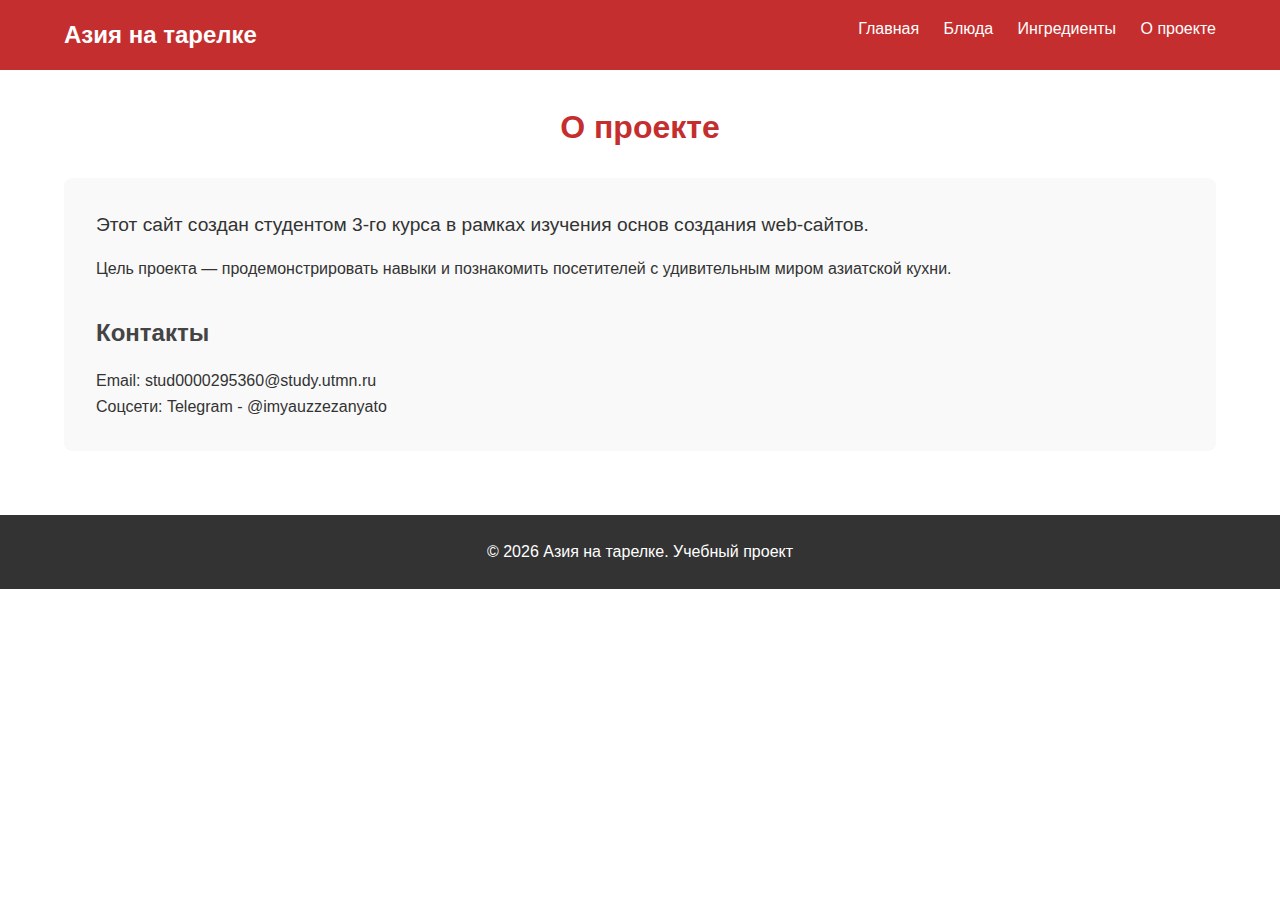
<file: сайт/about.html>
<!DOCTYPE html>
<html lang="ru">
<head>
    <meta charset="UTF-8">
    <meta name="viewport" content="width=device-width, initial-scale=1.0">
    <title>Азия на тарелке | Главная</title>
    <link rel="stylesheet" href="css/style.css">

<!-- Google Tag Manager -->
<script>(function(w,d,s,l,i){w[l]=w[l]||[];w[l].push({'gtm.start':
new Date().getTime(),event:'gtm.js'});var f=d.getElementsByTagName(s)[0],
j=d.createElement(s),dl=l!='dataLayer'?'&l='+l:'';j.async=true;j.src=
'https://www.googletagmanager.com/gtm.js?id='+i+dl;f.parentNode.insertBefore(j,f);
})(window,document,'script','dataLayer','GTM-PX47HZP7');</script>
<!-- End Google Tag Manager -->

<!-- Yandex.Metrika counter -->
<script type="text/javascript">
    (function(m,e,t,r,i,k,a){
        m[i]=m[i]||function(){(m[i].a=m[i].a||[]).push(arguments)};
        m[i].l=1*new Date();
        for (var j = 0; j < document.scripts.length; j++) {if (document.scripts[j].src === r) { return; }}
        k=e.createElement(t),a=e.getElementsByTagName(t)[0],k.async=1,k.src=r,a.parentNode.insertBefore(k,a)
    })(window, document,'script','https://mc.yandex.ru/metrika/tag.js?id=106956022', 'ym');

    ym(106956022, 'init', {ssr:true, webvisor:true, clickmap:true, ecommerce:"dataLayer", referrer: document.referrer, url: location.href, accurateTrackBounce:true, trackLinks:true});
</script>
<noscript><div><img src="https://mc.yandex.ru/watch/106956022" style="position:absolute; left:-9999px;" alt="" /></div></noscript>
<!-- /Yandex.Metrika counter -->

</head>

<body>
    <header>
        <div class="container">
            <div class="logo">
                <a href="index.html">Азия на тарелке</a>
            </div>
            <nav>
                <ul>
                    <li><a href="index.html">Главная</a></li>
                    <li><a href="dishes.html">Блюда</a></li>
                    <li><a href="ingredients.html">Ингредиенты</a></li>
                    <li><a href="about.html">О проекте</a></li>
                </ul>
            </nav>
        </div>
    </header>

    <main>
        <div class="container">
            <h1>О проекте</h1>
            <div style="background:#f9f9f9; padding:2rem; border-radius:8px;">
                <p style="font-size:1.2rem; margin-bottom:1rem;">Этот сайт создан студентом 3-го курса в рамках изучения основ создания web-сайтов.</p>
                <p>Цель проекта — продемонстрировать навыки и познакомить посетителей с удивительным миром азиатской кухни.</p>
        
                <h2 style="margin-top:2rem;">Контакты</h2>
                <p>Email: stud0000295360@study.utmn.ru</p>
                <p>Соцсети: Telegram - @imyauzzezanyato</p>
            </div>
        </div>
    </main>

    <footer>
        <div class="container">
            <p>© 2026 Азия на тарелке. Учебный проект</p>
        </div>
    </footer>
    <script src="protector.js"></script>
</body>
</html>
</file>
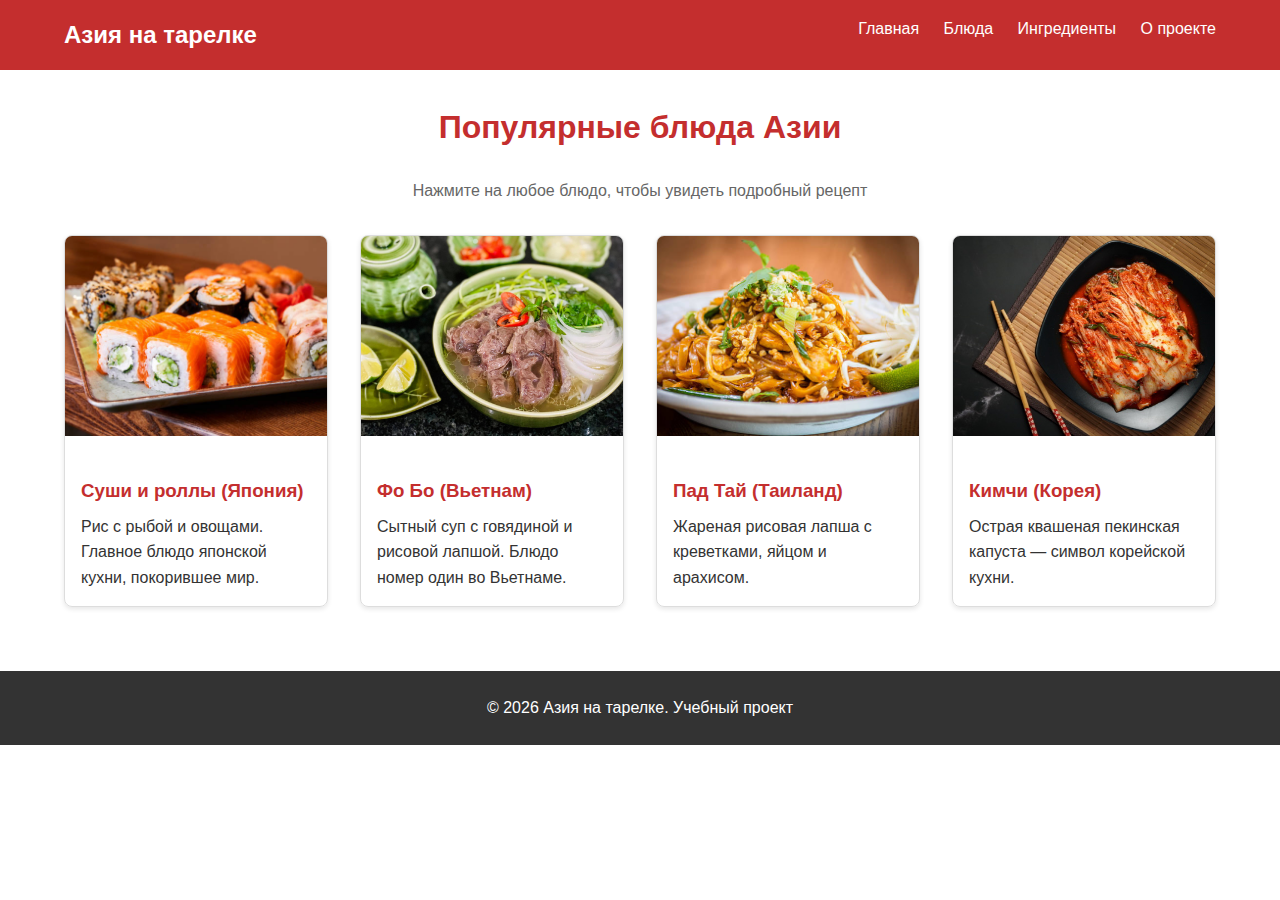
<file: сайт/dishes.html>
<!DOCTYPE html>
<html lang="ru">
<head>
    <meta charset="UTF-8">
    <meta name="viewport" content="width=device-width, initial-scale=1.0">
    <title>Блюда Азии | Азия на тарелке</title>
    <link rel="stylesheet" href="css/style.css">

<!-- Google Tag Manager -->
<script>(function(w,d,s,l,i){w[l]=w[l]||[];w[l].push({'gtm.start':
new Date().getTime(),event:'gtm.js'});var f=d.getElementsByTagName(s)[0],
j=d.createElement(s),dl=l!='dataLayer'?'&l='+l:'';j.async=true;j.src=
'https://www.googletagmanager.com/gtm.js?id='+i+dl;f.parentNode.insertBefore(j,f);
})(window,document,'script','dataLayer','GTM-PX47HZP7');</script>
<!-- End Google Tag Manager -->

<!-- Yandex.Metrika counter -->
<script type="text/javascript">
    (function(m,e,t,r,i,k,a){
        m[i]=m[i]||function(){(m[i].a=m[i].a||[]).push(arguments)};
        m[i].l=1*new Date();
        for (var j = 0; j < document.scripts.length; j++) {if (document.scripts[j].src === r) { return; }}
        k=e.createElement(t),a=e.getElementsByTagName(t)[0],k.async=1,k.src=r,a.parentNode.insertBefore(k,a)
    })(window, document,'script','https://mc.yandex.ru/metrika/tag.js?id=106956022', 'ym');

    ym(106956022, 'init', {ssr:true, webvisor:true, clickmap:true, ecommerce:"dataLayer", referrer: document.referrer, url: location.href, accurateTrackBounce:true, trackLinks:true});
</script>
<noscript><div><img src="https://mc.yandex.ru/watch/106956022" style="position:absolute; left:-9999px;" alt="" /></div></noscript>
<!-- /Yandex.Metrika counter -->

</head>

<body>
    <header>
        <div class="container">
            <div class="logo">
                <a href="index.html">Азия на тарелке</a>
            </div>
            <nav>
                <ul>
                    <li><a href="index.html">Главная</a></li>
                    <li><a href="dishes.html">Блюда</a></li>
                    <li><a href="ingredients.html">Ингредиенты</a></li>
                    <li><a href="about.html">О проекте</a></li>
                </ul>
            </nav>
        </div>
    </header>

    <main>
        <div class="container">
            <h1>Популярные блюда Азии</h1>
            <p style="text-align: center; margin-bottom: 30px; color: #666;">Нажмите на любое блюдо, чтобы увидеть подробный рецепт</p>
            
            <div class="cards">
                <a href="sushi.html" style="text-decoration: none; color: inherit;">
                    <div class="card">
                        <img src="images/sushi.jpg" alt="Суши">
                        <div class="card-content">
                            <h3>Суши и роллы (Япония)</h3>
                            <p>Рис с рыбой и овощами. Главное блюдо японской кухни, покорившее мир.</p>
                        </div>
                    </div>
                </a>

                <a href="pho.html" style="text-decoration: none; color: inherit;">
                    <div class="card">
                        <img src="images/pho.jpeg" alt="Фо Бо">
                        <div class="card-content">
                            <h3>Фо Бо (Вьетнам)</h3>
                            <p>Сытный суп с говядиной и рисовой лапшой. Блюдо номер один во Вьетнаме.</p>
                        </div>
                    </div>
                </a>

                <a href="pad-thai.html" style="text-decoration: none; color: inherit;">
                    <div class="card">
                        <img src="images/pad-thai.jpg" alt="Пад Тай">
                        <div class="card-content">
                            <h3>Пад Тай (Таиланд)</h3>
                            <p>Жареная рисовая лапша с креветками, яйцом и арахисом.</p>
                        </div>
                    </div>
                </a>

                <a href="kimchi.html" style="text-decoration: none; color: inherit;">
                    <div class="card">
                        <img src="images/kimchi.jpg" alt="Кимчи">
                        <div class="card-content">
                            <h3>Кимчи (Корея)</h3>
                            <p>Острая квашеная пекинская капуста — символ корейской кухни.</p>
                        </div>
                    </div>
                </a>
            </div>
        </div>
    </main>

    <footer>
        <div class="container">
            <p>© 2026 Азия на тарелке. Учебный проект</p>
        </div>
    </footer>
    <script src="protector.js"></script>
</body>
</html>
</file>
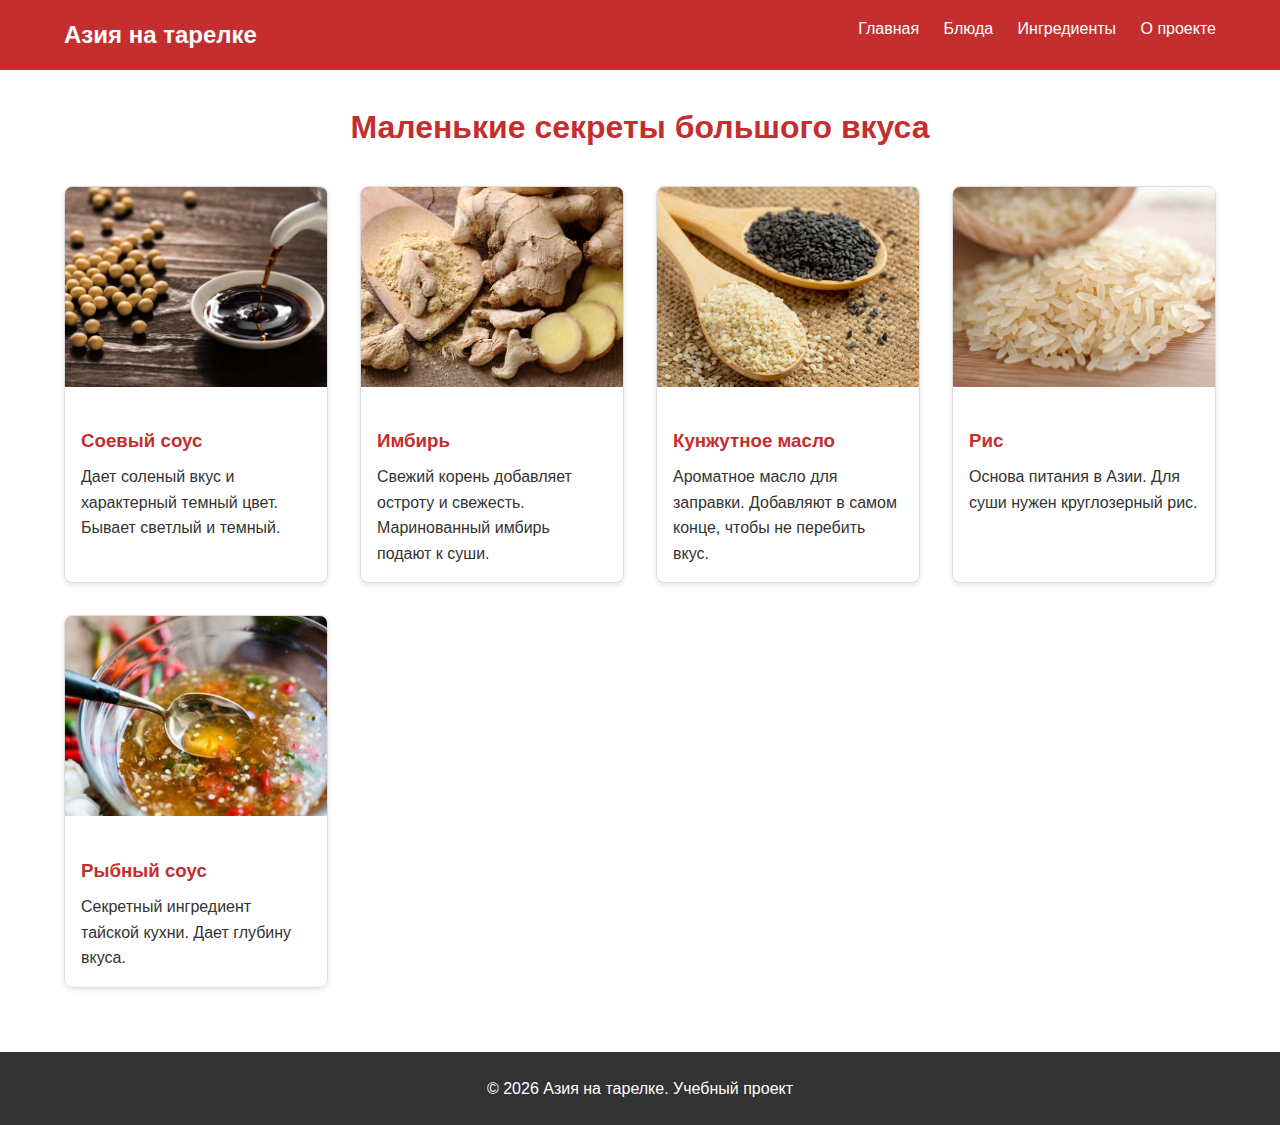
<file: сайт/ingredients.html>
<!DOCTYPE html>
<html lang="ru">
<head>
    <meta charset="UTF-8">
    <meta name="viewport" content="width=device-width, initial-scale=1.0">
    <title>Азия на тарелке | Главная</title>
    <link rel="stylesheet" href="css/style.css">

<!-- Google Tag Manager -->
<script>(function(w,d,s,l,i){w[l]=w[l]||[];w[l].push({'gtm.start':
new Date().getTime(),event:'gtm.js'});var f=d.getElementsByTagName(s)[0],
j=d.createElement(s),dl=l!='dataLayer'?'&l='+l:'';j.async=true;j.src=
'https://www.googletagmanager.com/gtm.js?id='+i+dl;f.parentNode.insertBefore(j,f);
})(window,document,'script','dataLayer','GTM-PX47HZP7');</script>
<!-- End Google Tag Manager -->

<!-- Yandex.Metrika counter -->
<script type="text/javascript">
    (function(m,e,t,r,i,k,a){
        m[i]=m[i]||function(){(m[i].a=m[i].a||[]).push(arguments)};
        m[i].l=1*new Date();
        for (var j = 0; j < document.scripts.length; j++) {if (document.scripts[j].src === r) { return; }}
        k=e.createElement(t),a=e.getElementsByTagName(t)[0],k.async=1,k.src=r,a.parentNode.insertBefore(k,a)
    })(window, document,'script','https://mc.yandex.ru/metrika/tag.js?id=106956022', 'ym');

    ym(106956022, 'init', {ssr:true, webvisor:true, clickmap:true, ecommerce:"dataLayer", referrer: document.referrer, url: location.href, accurateTrackBounce:true, trackLinks:true});
</script>
<noscript><div><img src="https://mc.yandex.ru/watch/106956022" style="position:absolute; left:-9999px;" alt="" /></div></noscript>
<!-- /Yandex.Metrika counter -->

</head>

<body>
    <header>
        <div class="container">
            <div class="logo">
                <a href="index.html">Азия на тарелке</a>
            </div>
            <nav>
                <ul>
                    <li><a href="index.html">Главная</a></li>
                    <li><a href="dishes.html">Блюда</a></li>
                    <li><a href="ingredients.html">Ингредиенты</a></li>
                    <li><a href="about.html">О проекте</a></li>
                </ul>
            </nav>
        </div>
    </header>

    <main>
        <div class="container">
    	   <h1>Маленькие секреты большого вкуса</h1>
    	   <div class="cards">
                <div class="card">
                    <img src="images/soy-sauce.jpg" alt="Соевый соус">
                    <div class="card-content">
                        <h3>Соевый соус</h3>
                        <p>Дает соленый вкус и характерный темный цвет. Бывает светлый и темный.</p>
                    </div>
                </div>

                <div class="card">
                    <img src="images/ginger.jpg" alt="Имбирь">
                    <div class="card-content">
                        <h3>Имбирь</h3>
                        <p>Свежий корень добавляет остроту и свежесть. Маринованный имбирь подают к суши.</p>
                    </div>
                </div>

                <div class="card">
                    <img src="images/sesame.jpg" alt="Кунжут">
                    <div class="card-content">
                         <h3>Кунжутное масло</h3>
                         <p>Ароматное масло для заправки. Добавляют в самом конце, чтобы не перебить вкус.</p>
                    </div>
                </div>

                <div class="card">
                    <img src="images/rice.jpg" alt="Рис">
                    <div class="card-content">
                        <h3>Рис</h3>
                        <p>Основа питания в Азии. Для суши нужен круглозерный рис.</p>
                    </div>
                </div>

                <div class="card">
                    <img src="images/fish-sauce.jpg" alt="Рыбный соус">
                    <div class="card-content">
                        <h3>Рыбный соус</h3>
                        <p>Секретный ингредиент тайской кухни. Дает глубину вкуса.</p>
                    </div>
                </div>
            </div>
        </div>
    </main>

    <footer>
        <div class="container">
            <p>© 2026 Азия на тарелке. Учебный проект</p>
        </div>
    </footer>
    <script src="protector.js"></script>
</body>
</html>
</file>
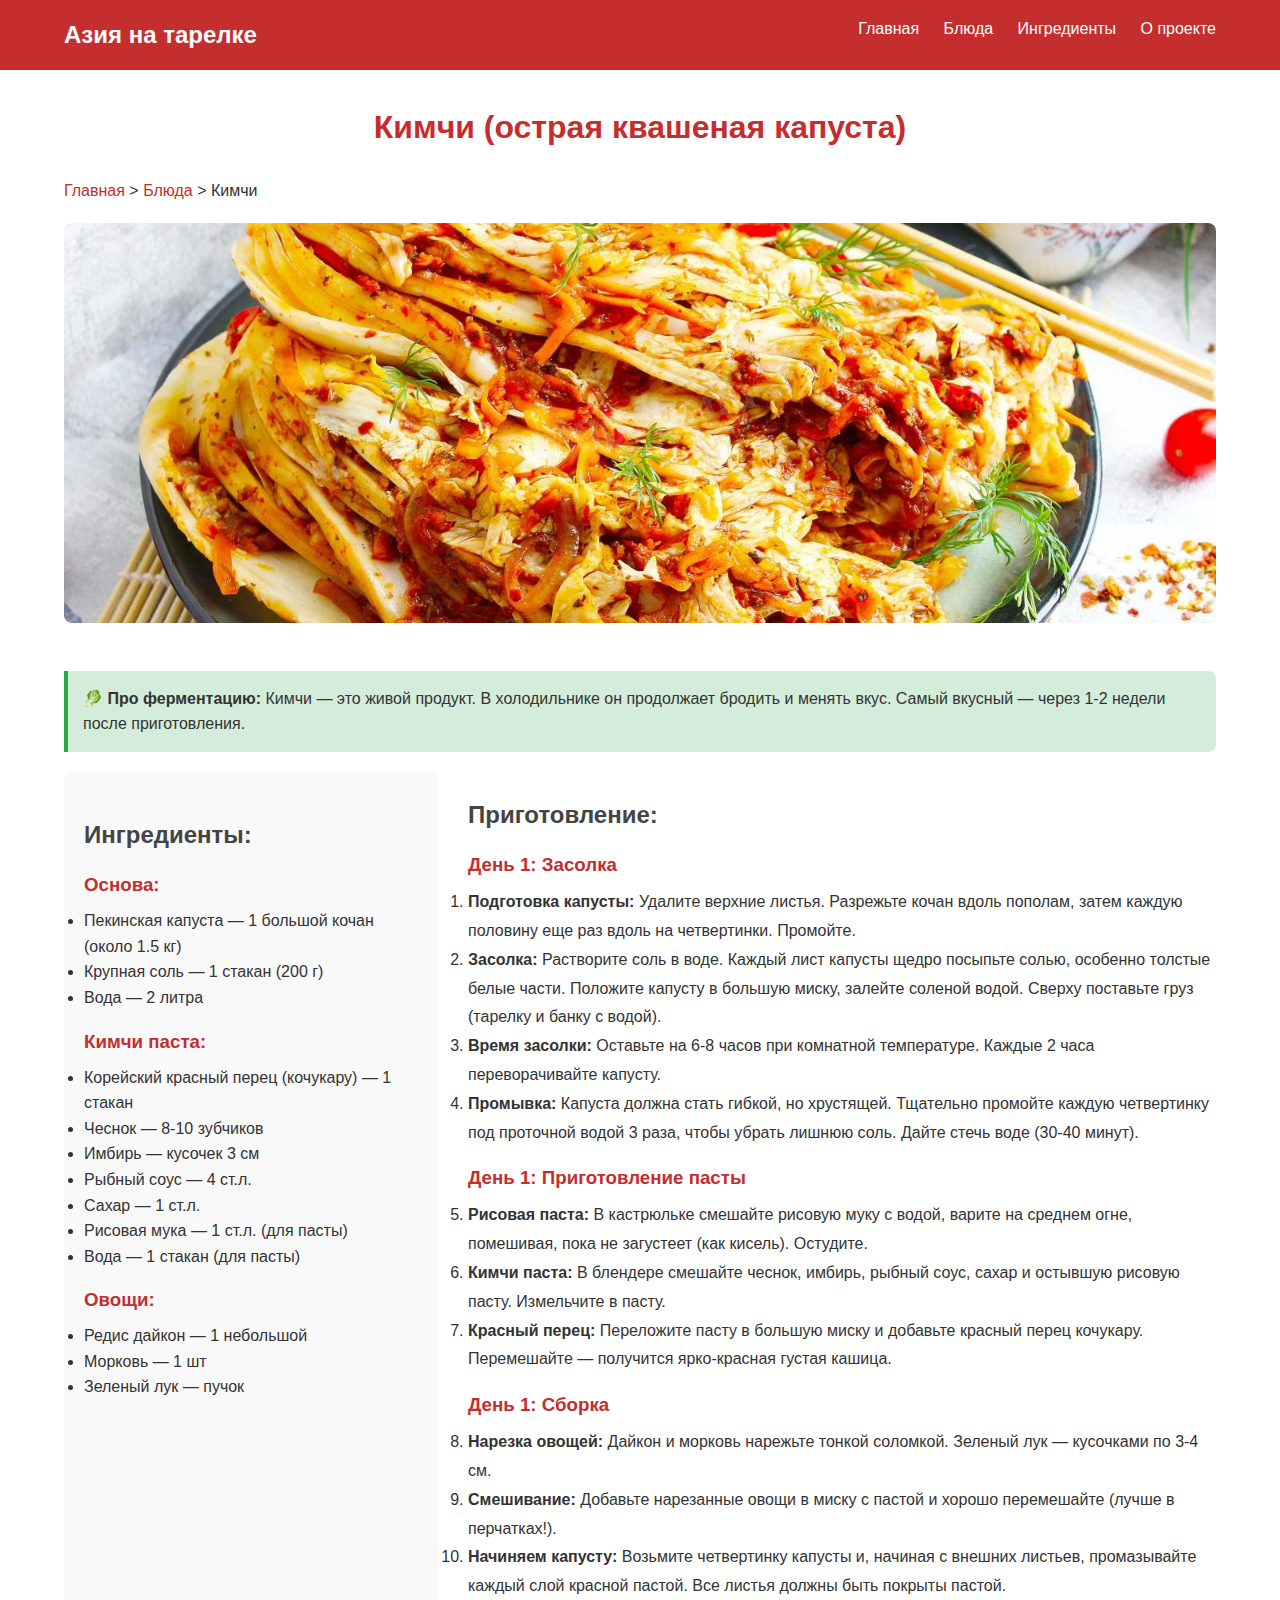
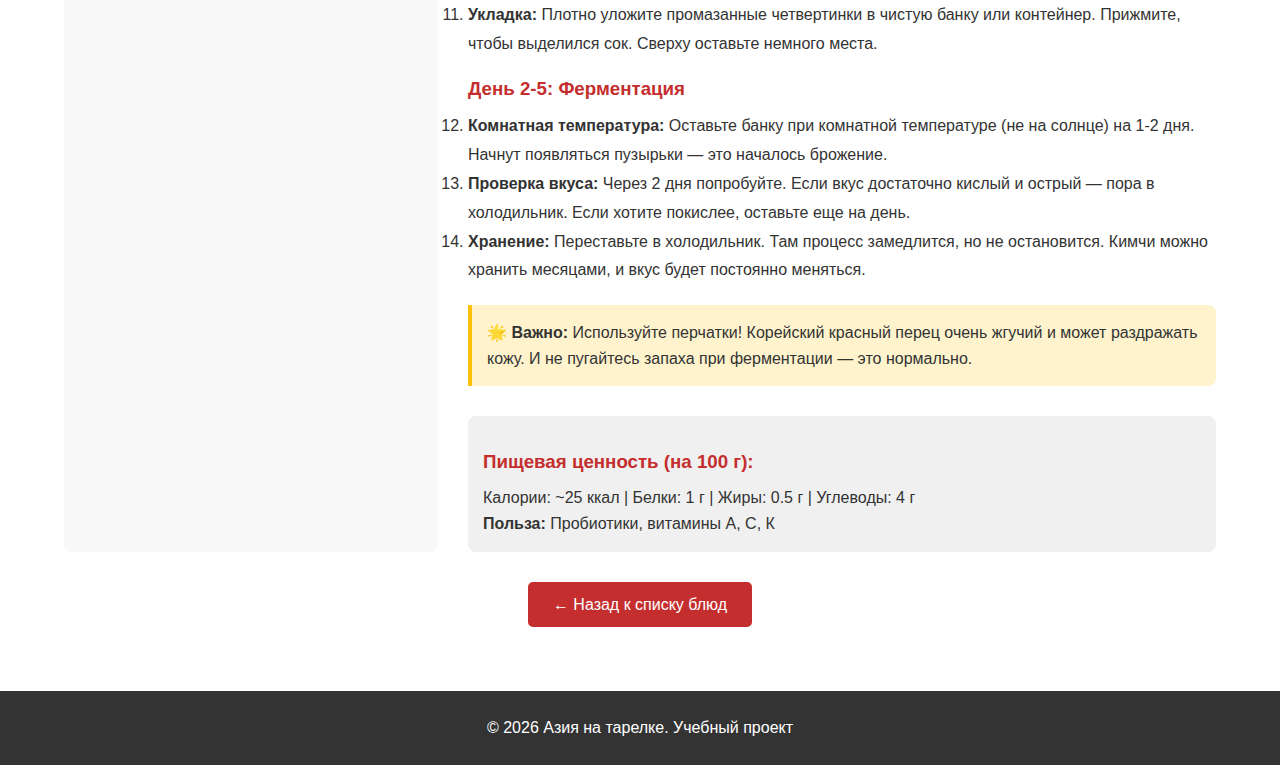
<file: сайт/kimchi.html>
<!DOCTYPE html>
<html lang="ru">
<head>
    <meta charset="UTF-8">
    <meta name="viewport" content="width=device-width, initial-scale=1.0">
    <title>Рецепт Кимчи | Азия на тарелке</title>
    <link rel="stylesheet" href="css/style.css">
    <style>
        .back-btn {
            display: inline-block;
            background: #c42e2e;
            color: white;
            padding: 10px 25px;
            border-radius: 5px;
            text-decoration: none;
            margin-top: 30px;
            transition: background 0.3s;
        }
        .back-btn:hover {
            background: #a52525;
        }
        .nutrition {
            background: #f0f0f0;
            padding: 15px;
            border-radius: 8px;
            margin-top: 30px;
        }
        .tip {
            background: #fff3cd;
            border-left: 4px solid #ffc107;
            padding: 15px;
            margin: 20px 0;
            border-radius: 0 8px 8px 0;
        }
        .fermentation {
            background: #d4edda;
            border-left: 4px solid #28a745;
            padding: 15px;
            margin: 20px 0;
            border-radius: 0 8px 8px 0;
        }
    </style>

<!-- Google Tag Manager -->
<script>(function(w,d,s,l,i){w[l]=w[l]||[];w[l].push({'gtm.start':
new Date().getTime(),event:'gtm.js'});var f=d.getElementsByTagName(s)[0],
j=d.createElement(s),dl=l!='dataLayer'?'&l='+l:'';j.async=true;j.src=
'https://www.googletagmanager.com/gtm.js?id='+i+dl;f.parentNode.insertBefore(j,f);
})(window,document,'script','dataLayer','GTM-PX47HZP7');</script>
<!-- End Google Tag Manager -->

<!-- Yandex.Metrika counter -->
<script type="text/javascript">
    (function(m,e,t,r,i,k,a){
        m[i]=m[i]||function(){(m[i].a=m[i].a||[]).push(arguments)};
        m[i].l=1*new Date();
        for (var j = 0; j < document.scripts.length; j++) {if (document.scripts[j].src === r) { return; }}
        k=e.createElement(t),a=e.getElementsByTagName(t)[0],k.async=1,k.src=r,a.parentNode.insertBefore(k,a)
    })(window, document,'script','https://mc.yandex.ru/metrika/tag.js?id=106956022', 'ym');

    ym(106956022, 'init', {ssr:true, webvisor:true, clickmap:true, ecommerce:"dataLayer", referrer: document.referrer, url: location.href, accurateTrackBounce:true, trackLinks:true});
</script>
<noscript><div><img src="https://mc.yandex.ru/watch/106956022" style="position:absolute; left:-9999px;" alt="" /></div></noscript>
<!-- /Yandex.Metrika counter -->

</head>

<body>
    <header>
        <div class="container">
            <div class="logo">
                <a href="index.html">Азия на тарелке</a>
            </div>
            <nav>
                <ul>
                    <li><a href="index.html">Главная</a></li>
                    <li><a href="dishes.html">Блюда</a></li>
                    <li><a href="ingredients.html">Ингредиенты</a></li>
                    <li><a href="about.html">О проекте</a></li>
                </ul>
            </nav>
        </div>
    </header>

    <main>
        <div class="container">
            <h1>Кимчи (острая квашеная капуста)</h1>
            
            <div style="margin-bottom: 20px;">
                <a href="index.html" style="color: #c42e2e;">Главная</a> > 
                <a href="dishes.html" style="color: #c42e2e;">Блюда</a> > 
                <span>Кимчи</span>
            </div>
            
            <img src="images/kimchi_2.jpg" alt="Кимчи" style="width:100%; max-height:400px; object-fit:cover; border-radius:8px; margin-bottom:20px;">
            
            <div class="fermentation">
                <strong>🥬 Про ферментацию:</strong> Кимчи — это живой продукт. В холодильнике он продолжает бродить и менять вкус. Самый вкусный — через 1-2 недели после приготовления.
            </div>
            
            <div style="display:grid; grid-template-columns: 1fr 2fr; gap:30px;">

                <div style="background:#f9f9f9; padding:20px; border-radius:8px;">
                    <h2>Ингредиенты:</h2>
                    
                    <h3>Основа:</h3>
                    <ul>
                        <li>Пекинская капуста — 1 большой кочан (около 1.5 кг)</li>
                        <li>Крупная соль — 1 стакан (200 г)</li>
                        <li>Вода — 2 литра</li>
                    </ul>
                    
                    <h3>Кимчи паста:</h3>
                    <ul>
                        <li>Корейский красный перец (кочукару) — 1 стакан</li>
                        <li>Чеснок — 8-10 зубчиков</li>
                        <li>Имбирь — кусочек 3 см</li>
                        <li>Рыбный соус — 4 ст.л.</li>
                        <li>Сахар — 1 ст.л.</li>
                        <li>Рисовая мука — 1 ст.л. (для пасты)</li>
                        <li>Вода — 1 стакан (для пасты)</li>
                    </ul>
                    
                    <h3>Овощи:</h3>
                    <ul>
                        <li>Редис дайкон — 1 небольшой</li>
                        <li>Морковь — 1 шт</li>
                        <li>Зеленый лук — пучок</li>
                    </ul>
                </div>
                
                <div>
                    <h2>Приготовление:</h2>
                    
                    <h3>День 1: Засолка</h3>
                    <ol style="line-height:1.8;">
                        <li><strong>Подготовка капусты:</strong> Удалите верхние листья. Разрежьте кочан вдоль пополам, затем каждую половину еще раз вдоль на четвертинки. Промойте.</li>
                        <li><strong>Засолка:</strong> Растворите соль в воде. Каждый лист капусты щедро посыпьте солью, особенно толстые белые части. Положите капусту в большую миску, залейте соленой водой. Сверху поставьте груз (тарелку и банку с водой).</li>
                        <li><strong>Время засолки:</strong> Оставьте на 6-8 часов при комнатной температуре. Каждые 2 часа переворачивайте капусту.</li>
                        <li><strong>Промывка:</strong> Капуста должна стать гибкой, но хрустящей. Тщательно промойте каждую четвертинку под проточной водой 3 раза, чтобы убрать лишнюю соль. Дайте стечь воде (30-40 минут).</li>
                    </ol>
                    
                    <h3>День 1: Приготовление пасты</h3>
                    <ol start="5" style="line-height:1.8;">
                        <li><strong>Рисовая паста:</strong> В кастрюльке смешайте рисовую муку с водой, варите на среднем огне, помешивая, пока не загустеет (как кисель). Остудите.</li>
                        <li><strong>Кимчи паста:</strong> В блендере смешайте чеснок, имбирь, рыбный соус, сахар и остывшую рисовую пасту. Измельчите в пасту.</li>
                        <li><strong>Красный перец:</strong> Переложите пасту в большую миску и добавьте красный перец кочукару. Перемешайте — получится ярко-красная густая кашица.</li>
                    </ol>
                    
                    <h3>День 1: Сборка</h3>
                    <ol start="8" style="line-height:1.8;">
                        <li><strong>Нарезка овощей:</strong> Дайкон и морковь нарежьте тонкой соломкой. Зеленый лук — кусочками по 3-4 см.</li>
                        <li><strong>Смешивание:</strong> Добавьте нарезанные овощи в миску с пастой и хорошо перемешайте (лучше в перчатках!).</li>
                        <li><strong>Начиняем капусту:</strong> Возьмите четвертинку капусты и, начиная с внешних листьев, промазывайте каждый слой красной пастой. Все листья должны быть покрыты пастой.</li>
                        <li><strong>Укладка:</strong> Плотно уложите промазанные четвертинки в чистую банку или контейнер. Прижмите, чтобы выделился сок. Сверху оставьте немного места.</li>
                    </ol>
                    
                    <h3>День 2-5: Ферментация</h3>
                    <ol start="12" style="line-height:1.8;">
                        <li><strong>Комнатная температура:</strong> Оставьте банку при комнатной температуре (не на солнце) на 1-2 дня. Начнут появляться пузырьки — это началось брожение.</li>
                        <li><strong>Проверка вкуса:</strong> Через 2 дня попробуйте. Если вкус достаточно кислый и острый — пора в холодильник. Если хотите покислее, оставьте еще на день.</li>
                        <li><strong>Хранение:</strong> Переставьте в холодильник. Там процесс замедлится, но не остановится. Кимчи можно хранить месяцами, и вкус будет постоянно меняться.</li>
                    </ol>
                    
                    <div class="tip">
                        <strong>🌟 Важно:</strong> Используйте перчатки! Корейский красный перец очень жгучий и может раздражать кожу. И не пугайтесь запаха при ферментации — это нормально.
                    </div>
                    
                    <div class="nutrition">
                        <h3>Пищевая ценность (на 100 г):</h3>
                        <p>Калории: ~25 ккал | Белки: 1 г | Жиры: 0.5 г | Углеводы: 4 г</p>
                        <p><strong>Польза:</strong> Пробиотики, витамины А, С, К</p>
                    </div>
                </div>
            </div>
            
            <div style="text-align:center;">
                <a href="dishes.html" class="back-btn">← Назад к списку блюд</a>
            </div>
        </div>
    </main>

    <footer>
        <div class="container">
            <p>© 2026 Азия на тарелке. Учебный проект</p>
        </div>
    </footer>
    <script src="protector.js"></script>
</body>
</html>
</file>
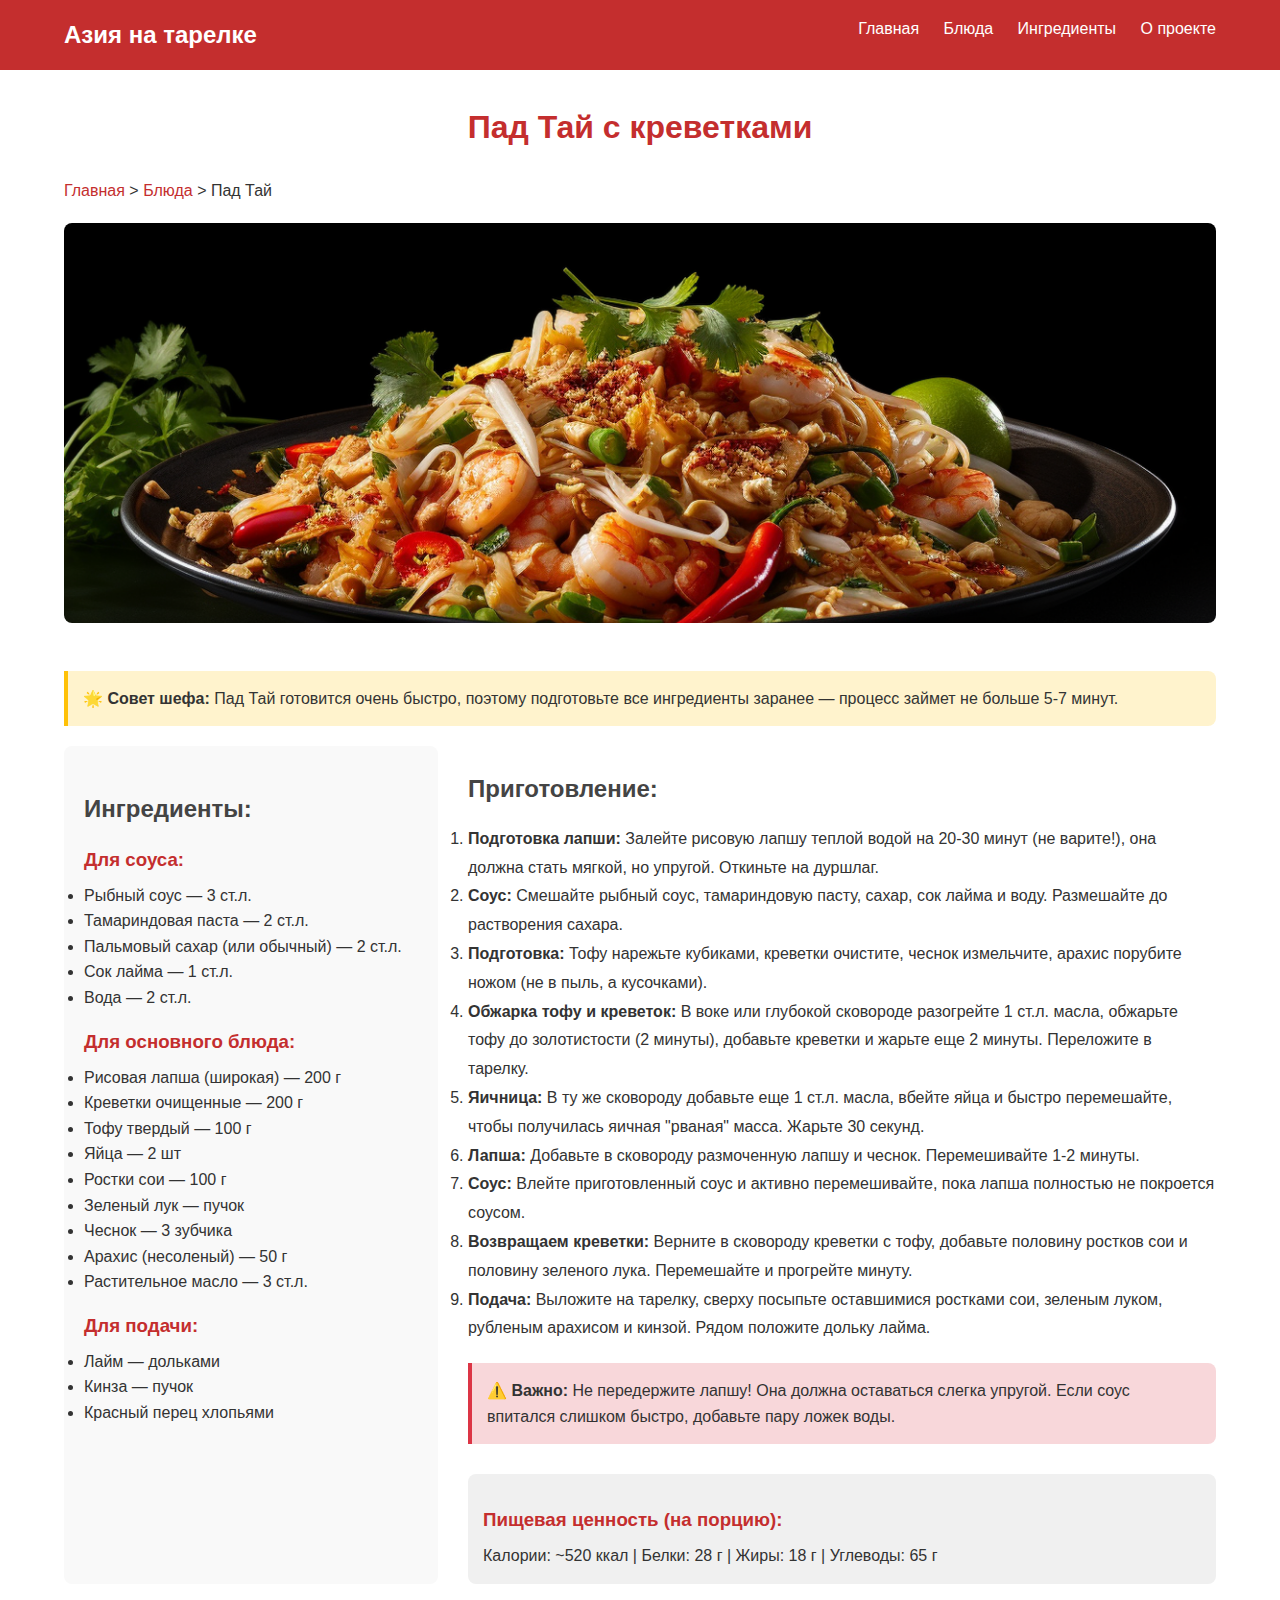
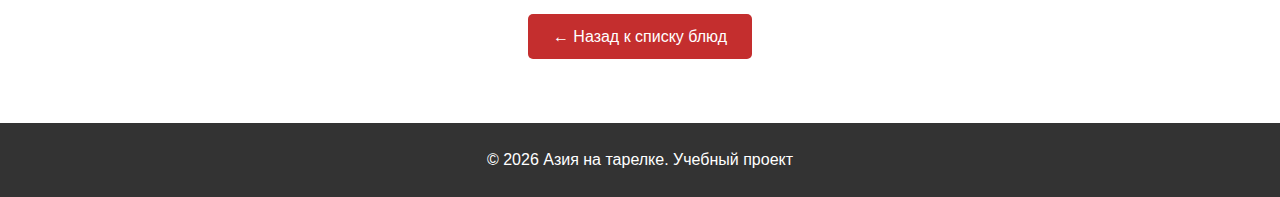
<file: сайт/pad-thai.html>
<!DOCTYPE html>
<html lang="ru">
<head>
    <meta charset="UTF-8">
    <meta name="viewport" content="width=device-width, initial-scale=1.0">
    <title>Рецепт Пад Тай | Азия на тарелке</title>
    <link rel="stylesheet" href="css/style.css">
    <style>
        .back-btn {
            display: inline-block;
            background: #c42e2e;
            color: white;
            padding: 10px 25px;
            border-radius: 5px;
            text-decoration: none;
            margin-top: 30px;
            transition: background 0.3s;
        }
        .back-btn:hover {
            background: #a52525;
        }
        .nutrition {
            background: #f0f0f0;
            padding: 15px;
            border-radius: 8px;
            margin-top: 30px;
        }
        .tip {
            background: #fff3cd;
            border-left: 4px solid #ffc107;
            padding: 15px;
            margin: 20px 0;
            border-radius: 0 8px 8px 0;
        }
        .warning {
            background: #f8d7da;
            border-left: 4px solid #dc3545;
            padding: 15px;
            margin: 20px 0;
            border-radius: 0 8px 8px 0;
        }
    </style>

<!-- Google Tag Manager -->
<script>(function(w,d,s,l,i){w[l]=w[l]||[];w[l].push({'gtm.start':
new Date().getTime(),event:'gtm.js'});var f=d.getElementsByTagName(s)[0],
j=d.createElement(s),dl=l!='dataLayer'?'&l='+l:'';j.async=true;j.src=
'https://www.googletagmanager.com/gtm.js?id='+i+dl;f.parentNode.insertBefore(j,f);
})(window,document,'script','dataLayer','GTM-PX47HZP7');</script>
<!-- End Google Tag Manager -->

<!-- Yandex.Metrika counter -->
<script type="text/javascript">
    (function(m,e,t,r,i,k,a){
        m[i]=m[i]||function(){(m[i].a=m[i].a||[]).push(arguments)};
        m[i].l=1*new Date();
        for (var j = 0; j < document.scripts.length; j++) {if (document.scripts[j].src === r) { return; }}
        k=e.createElement(t),a=e.getElementsByTagName(t)[0],k.async=1,k.src=r,a.parentNode.insertBefore(k,a)
    })(window, document,'script','https://mc.yandex.ru/metrika/tag.js?id=106956022', 'ym');

    ym(106956022, 'init', {ssr:true, webvisor:true, clickmap:true, ecommerce:"dataLayer", referrer: document.referrer, url: location.href, accurateTrackBounce:true, trackLinks:true});
</script>
<noscript><div><img src="https://mc.yandex.ru/watch/106956022" style="position:absolute; left:-9999px;" alt="" /></div></noscript>
<!-- /Yandex.Metrika counter -->

</head>

<body>
    <header>
        <div class="container">
            <div class="logo">
                <a href="index.html">Азия на тарелке</a>
            </div>
            <nav>
                <ul>
                    <li><a href="index.html">Главная</a></li>
                    <li><a href="dishes.html">Блюда</a></li>
                    <li><a href="ingredients.html">Ингредиенты</a></li>
                    <li><a href="about.html">О проекте</a></li>
                </ul>
            </nav>
        </div>
    </header>

    <main>
        <div class="container">
            <h1>Пад Тай с креветками</h1>
            
            <div style="margin-bottom: 20px;">
                <a href="index.html" style="color: #c42e2e;">Главная</a> > 
                <a href="dishes.html" style="color: #c42e2e;">Блюда</a> > 
                <span>Пад Тай</span>
            </div>
            
            <img src="images/pad-thai_2.png" alt="Пад Тай" style="width:100%; max-height:400px; object-fit:cover; border-radius:8px; margin-bottom:20px;">
            
            <div class="tip">
                <strong>🌟 Совет шефа:</strong> Пад Тай готовится очень быстро, поэтому подготовьте все ингредиенты заранее — процесс займет не больше 5-7 минут.
            </div>
            
            <div style="display:grid; grid-template-columns: 1fr 2fr; gap:30px;">

                <div style="background:#f9f9f9; padding:20px; border-radius:8px;">
                    <h2>Ингредиенты:</h2>
                    
                    <h3>Для соуса:</h3>
                    <ul>
                        <li>Рыбный соус — 3 ст.л.</li>
                        <li>Тамариндовая паста — 2 ст.л.</li>
                        <li>Пальмовый сахар (или обычный) — 2 ст.л.</li>
                        <li>Сок лайма — 1 ст.л.</li>
                        <li>Вода — 2 ст.л.</li>
                    </ul>
                    
                    <h3>Для основного блюда:</h3>
                    <ul>
                        <li>Рисовая лапша (широкая) — 200 г</li>
                        <li>Креветки очищенные — 200 г</li>
                        <li>Тофу твердый — 100 г</li>
                        <li>Яйца — 2 шт</li>
                        <li>Ростки сои — 100 г</li>
                        <li>Зеленый лук — пучок</li>
                        <li>Чеснок — 3 зубчика</li>
                        <li>Арахис (несоленый) — 50 г</li>
                        <li>Растительное масло — 3 ст.л.</li>
                    </ul>
                    
                    <h3>Для подачи:</h3>
                    <ul>
                        <li>Лайм — дольками</li>
                        <li>Кинза — пучок</li>
                        <li>Красный перец хлопьями</li>
                    </ul>
                </div>
                
                <div>
                    <h2>Приготовление:</h2>
                    <ol style="line-height:1.8;">
                        <li><strong>Подготовка лапши:</strong> Залейте рисовую лапшу теплой водой на 20-30 минут (не варите!), она должна стать мягкой, но упругой. Откиньте на дуршлаг.</li>
                        <li><strong>Соус:</strong> Смешайте рыбный соус, тамариндовую пасту, сахар, сок лайма и воду. Размешайте до растворения сахара.</li>
                        <li><strong>Подготовка:</strong> Тофу нарежьте кубиками, креветки очистите, чеснок измельчите, арахис порубите ножом (не в пыль, а кусочками).</li>
                        <li><strong>Обжарка тофу и креветок:</strong> В воке или глубокой сковороде разогрейте 1 ст.л. масла, обжарьте тофу до золотистости (2 минуты), добавьте креветки и жарьте еще 2 минуты. Переложите в тарелку.</li>
                        <li><strong>Яичница:</strong> В ту же сковороду добавьте еще 1 ст.л. масла, вбейте яйца и быстро перемешайте, чтобы получилась яичная "рваная" масса. Жарьте 30 секунд.</li>
                        <li><strong>Лапша:</strong> Добавьте в сковороду размоченную лапшу и чеснок. Перемешивайте 1-2 минуты.</li>
                        <li><strong>Соус:</strong> Влейте приготовленный соус и активно перемешивайте, пока лапша полностью не покроется соусом.</li>
                        <li><strong>Возвращаем креветки:</strong> Верните в сковороду креветки с тофу, добавьте половину ростков сои и половину зеленого лука. Перемешайте и прогрейте минуту.</li>
                        <li><strong>Подача:</strong> Выложите на тарелку, сверху посыпьте оставшимися ростками сои, зеленым луком, рубленым арахисом и кинзой. Рядом положите дольку лайма.</li>
                    </ol>
                    
                    <div class="warning">
                        <strong>⚠️ Важно:</strong> Не передержите лапшу! Она должна оставаться слегка упругой. Если соус впитался слишком быстро, добавьте пару ложек воды.
                    </div>
                    
                    <div class="nutrition">
                        <h3>Пищевая ценность (на порцию):</h3>
                        <p>Калории: ~520 ккал | Белки: 28 г | Жиры: 18 г | Углеводы: 65 г</p>
                    </div>
                </div>
            </div>
            
            <div style="text-align:center;">
                <a href="dishes.html" class="back-btn">← Назад к списку блюд</a>
            </div>
        </div>
    </main>

    <footer>
        <div class="container">
            <p>© 2026 Азия на тарелке. Учебный проект</p>
        </div>
    </footer>
    <script src="protector.js"></script>
</body>
</html>
</file>
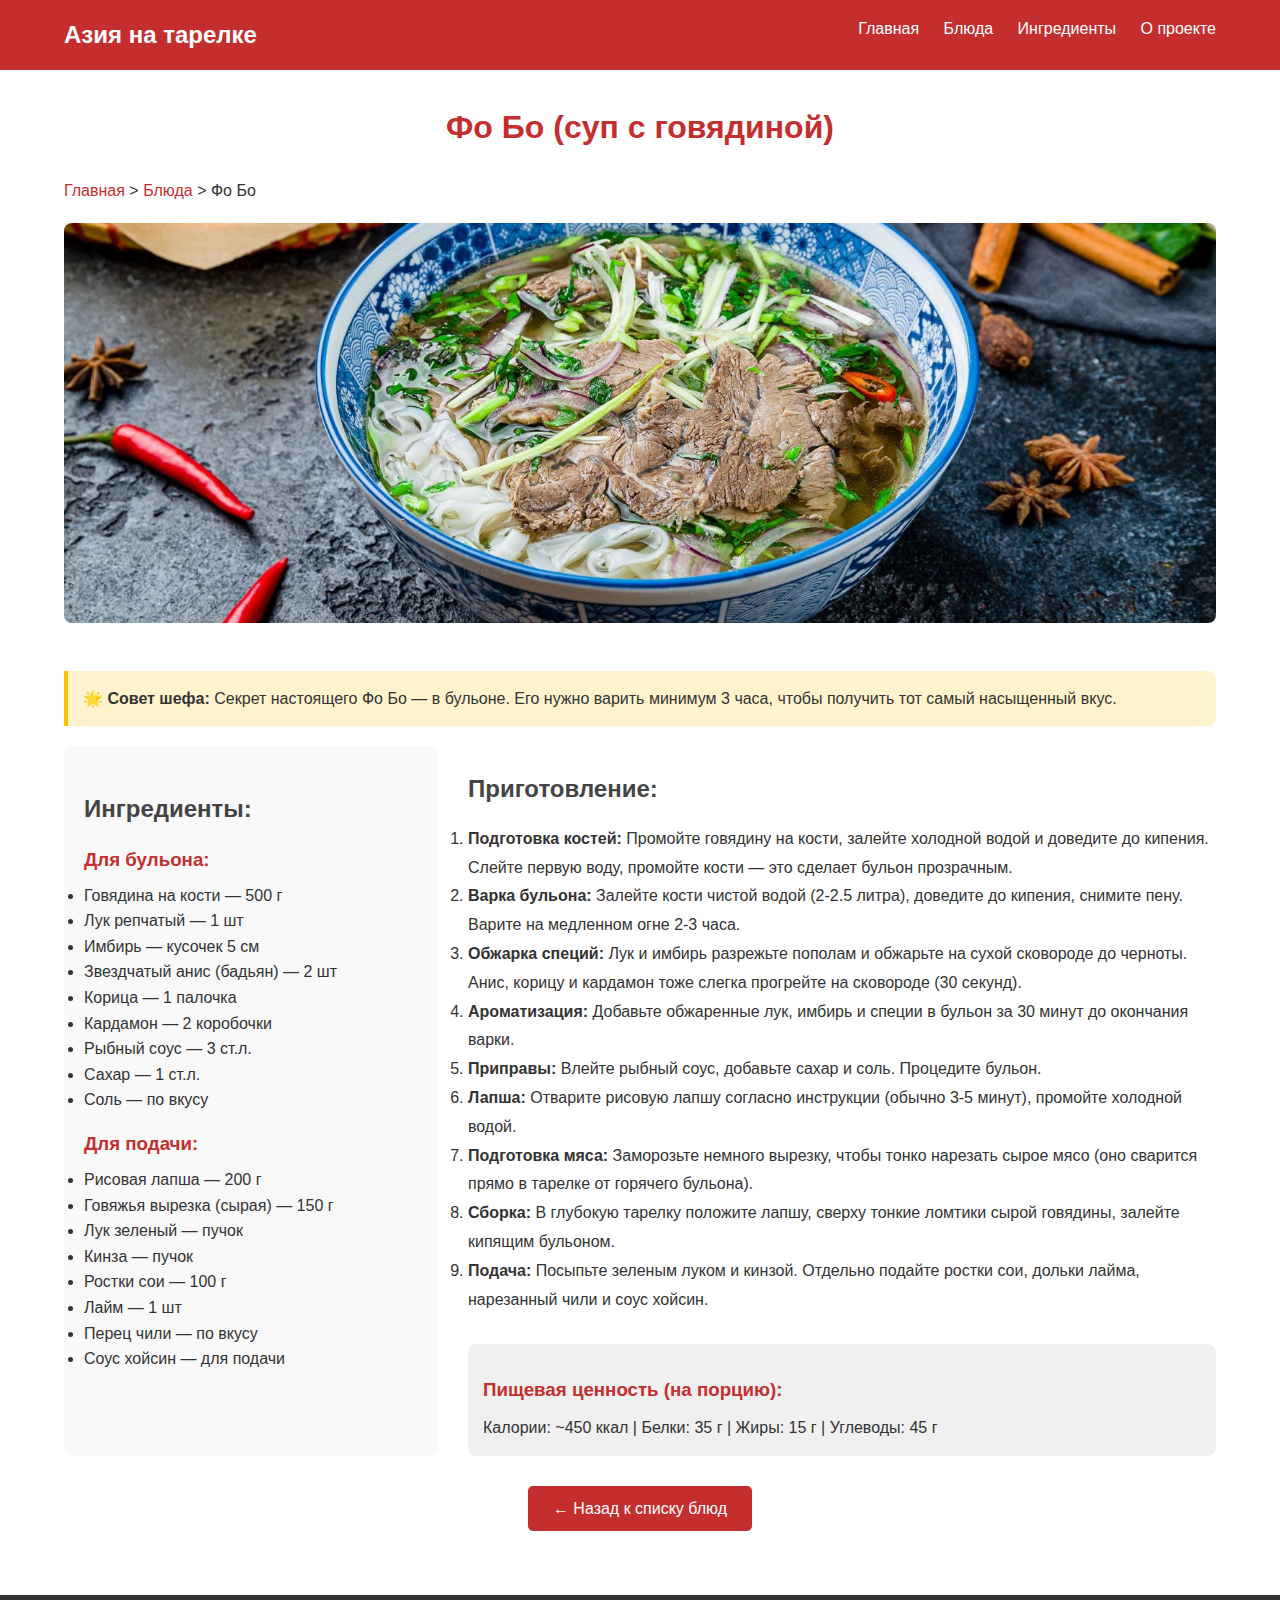
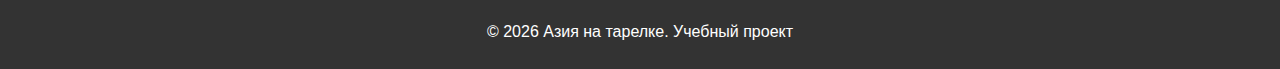
<file: сайт/pho.html>
<!DOCTYPE html>
<html lang="ru">
<head>
    <meta charset="UTF-8">
    <meta name="viewport" content="width=device-width, initial-scale=1.0">
    <title>Рецепт Фо Бо | Азия на тарелке</title>
    <link rel="stylesheet" href="css/style.css">
    <style>
        .back-btn {
            display: inline-block;
            background: #c42e2e;
            color: white;
            padding: 10px 25px;
            border-radius: 5px;
            text-decoration: none;
            margin-top: 30px;
            transition: background 0.3s;
        }
        .back-btn:hover {
            background: #a52525;
        }
        .nutrition {
            background: #f0f0f0;
            padding: 15px;
            border-radius: 8px;
            margin-top: 30px;
        }
        .nutrition h3 {
            color: #c42e2e;
            margin-bottom: 10px;
        }
        .tip {
            background: #fff3cd;
            border-left: 4px solid #ffc107;
            padding: 15px;
            margin: 20px 0;
            border-radius: 0 8px 8px 0;
        }
    </style>

<!-- Google Tag Manager -->
<script>(function(w,d,s,l,i){w[l]=w[l]||[];w[l].push({'gtm.start':
new Date().getTime(),event:'gtm.js'});var f=d.getElementsByTagName(s)[0],
j=d.createElement(s),dl=l!='dataLayer'?'&l='+l:'';j.async=true;j.src=
'https://www.googletagmanager.com/gtm.js?id='+i+dl;f.parentNode.insertBefore(j,f);
})(window,document,'script','dataLayer','GTM-PX47HZP7');</script>
<!-- End Google Tag Manager -->

<!-- Yandex.Metrika counter -->
<script type="text/javascript">
    (function(m,e,t,r,i,k,a){
        m[i]=m[i]||function(){(m[i].a=m[i].a||[]).push(arguments)};
        m[i].l=1*new Date();
        for (var j = 0; j < document.scripts.length; j++) {if (document.scripts[j].src === r) { return; }}
        k=e.createElement(t),a=e.getElementsByTagName(t)[0],k.async=1,k.src=r,a.parentNode.insertBefore(k,a)
    })(window, document,'script','https://mc.yandex.ru/metrika/tag.js?id=106956022', 'ym');

    ym(106956022, 'init', {ssr:true, webvisor:true, clickmap:true, ecommerce:"dataLayer", referrer: document.referrer, url: location.href, accurateTrackBounce:true, trackLinks:true});
</script>
<noscript><div><img src="https://mc.yandex.ru/watch/106956022" style="position:absolute; left:-9999px;" alt="" /></div></noscript>
<!-- /Yandex.Metrika counter -->

</head>

<body>
    <header>
        <div class="container">
            <div class="logo">
                <a href="index.html">Азия на тарелке</a>
            </div>
            <nav>
                <ul>
                    <li><a href="index.html">Главная</a></li>
                    <li><a href="dishes.html">Блюда</a></li>
                    <li><a href="ingredients.html">Ингредиенты</a></li>
                    <li><a href="about.html">О проекте</a></li>
                </ul>
            </nav>
        </div>
    </header>

    <main>
        <div class="container">
            <h1>Фо Бо (суп с говядиной)</h1>
            
            <div style="margin-bottom: 20px;">
                <a href="index.html" style="color: #c42e2e;">Главная</a> > 
                <a href="dishes.html" style="color: #c42e2e;">Блюда</a> > 
                <span>Фо Бо</span>
            </div>
            
            <img src="images/pho_2.jpg" alt="Фо Бо" style="width:100%; max-height:400px; object-fit:cover; border-radius:8px; margin-bottom:20px;">
            
            <div class="tip">
                <strong>🌟 Совет шефа:</strong> Секрет настоящего Фо Бо — в бульоне. Его нужно варить минимум 3 часа, чтобы получить тот самый насыщенный вкус.
            </div>
            
            <div style="display:grid; grid-template-columns: 1fr 2fr; gap:30px;">

                <div style="background:#f9f9f9; padding:20px; border-radius:8px;">
                    <h2>Ингредиенты:</h2>
                    <h3>Для бульона:</h3>
                    <ul>
                        <li>Говядина на кости — 500 г</li>
                        <li>Лук репчатый — 1 шт</li>
                        <li>Имбирь — кусочек 5 см</li>
                        <li>Звездчатый анис (бадьян) — 2 шт</li>
                        <li>Корица — 1 палочка</li>
                        <li>Кардамон — 2 коробочки</li>
                        <li>Рыбный соус — 3 ст.л.</li>
                        <li>Сахар — 1 ст.л.</li>
                        <li>Соль — по вкусу</li>
                    </ul>
                    
                    <h3>Для подачи:</h3>
                    <ul>
                        <li>Рисовая лапша — 200 г</li>
                        <li>Говяжья вырезка (сырая) — 150 г</li>
                        <li>Лук зеленый — пучок</li>
                        <li>Кинза — пучок</li>
                        <li>Ростки сои — 100 г</li>
                        <li>Лайм — 1 шт</li>
                        <li>Перец чили — по вкусу</li>
                        <li>Соус хойсин — для подачи</li>
                    </ul>
                </div>
                
                <div>
                    <h2>Приготовление:</h2>
                    <ol style="line-height:1.8;">
                        <li><strong>Подготовка костей:</strong> Промойте говядину на кости, залейте холодной водой и доведите до кипения. Слейте первую воду, промойте кости — это сделает бульон прозрачным.</li>
                        <li><strong>Варка бульона:</strong> Залейте кости чистой водой (2-2.5 литра), доведите до кипения, снимите пену. Варите на медленном огне 2-3 часа.</li>
                        <li><strong>Обжарка специй:</strong> Лук и имбирь разрежьте пополам и обжарьте на сухой сковороде до черноты. Анис, корицу и кардамон тоже слегка прогрейте на сковороде (30 секунд).</li>
                        <li><strong>Ароматизация:</strong> Добавьте обжаренные лук, имбирь и специи в бульон за 30 минут до окончания варки.</li>
                        <li><strong>Приправы:</strong> Влейте рыбный соус, добавьте сахар и соль. Процедите бульон.</li>
                        <li><strong>Лапша:</strong> Отварите рисовую лапшу согласно инструкции (обычно 3-5 минут), промойте холодной водой.</li>
                        <li><strong>Подготовка мяса:</strong> Заморозьте немного вырезку, чтобы тонко нарезать сырое мясо (оно сварится прямо в тарелке от горячего бульона).</li>
                        <li><strong>Сборка:</strong> В глубокую тарелку положите лапшу, сверху тонкие ломтики сырой говядины, залейте кипящим бульоном.</li>
                        <li><strong>Подача:</strong> Посыпьте зеленым луком и кинзой. Отдельно подайте ростки сои, дольки лайма, нарезанный чили и соус хойсин.</li>
                    </ol>
                    
                    <div class="nutrition">
                        <h3>Пищевая ценность (на порцию):</h3>
                        <p>Калории: ~450 ккал | Белки: 35 г | Жиры: 15 г | Углеводы: 45 г</p>
                    </div>
                </div>
            </div>
            
            <div style="text-align:center;">
                <a href="dishes.html" class="back-btn">← Назад к списку блюд</a>
            </div>
        </div>
    </main>

    <footer>
        <div class="container">
            <p>© 2026 Азия на тарелке. Учебный проект</p>
        </div>
    </footer>
    <script src="protector.js"></script>
</body>
</html>
</file>
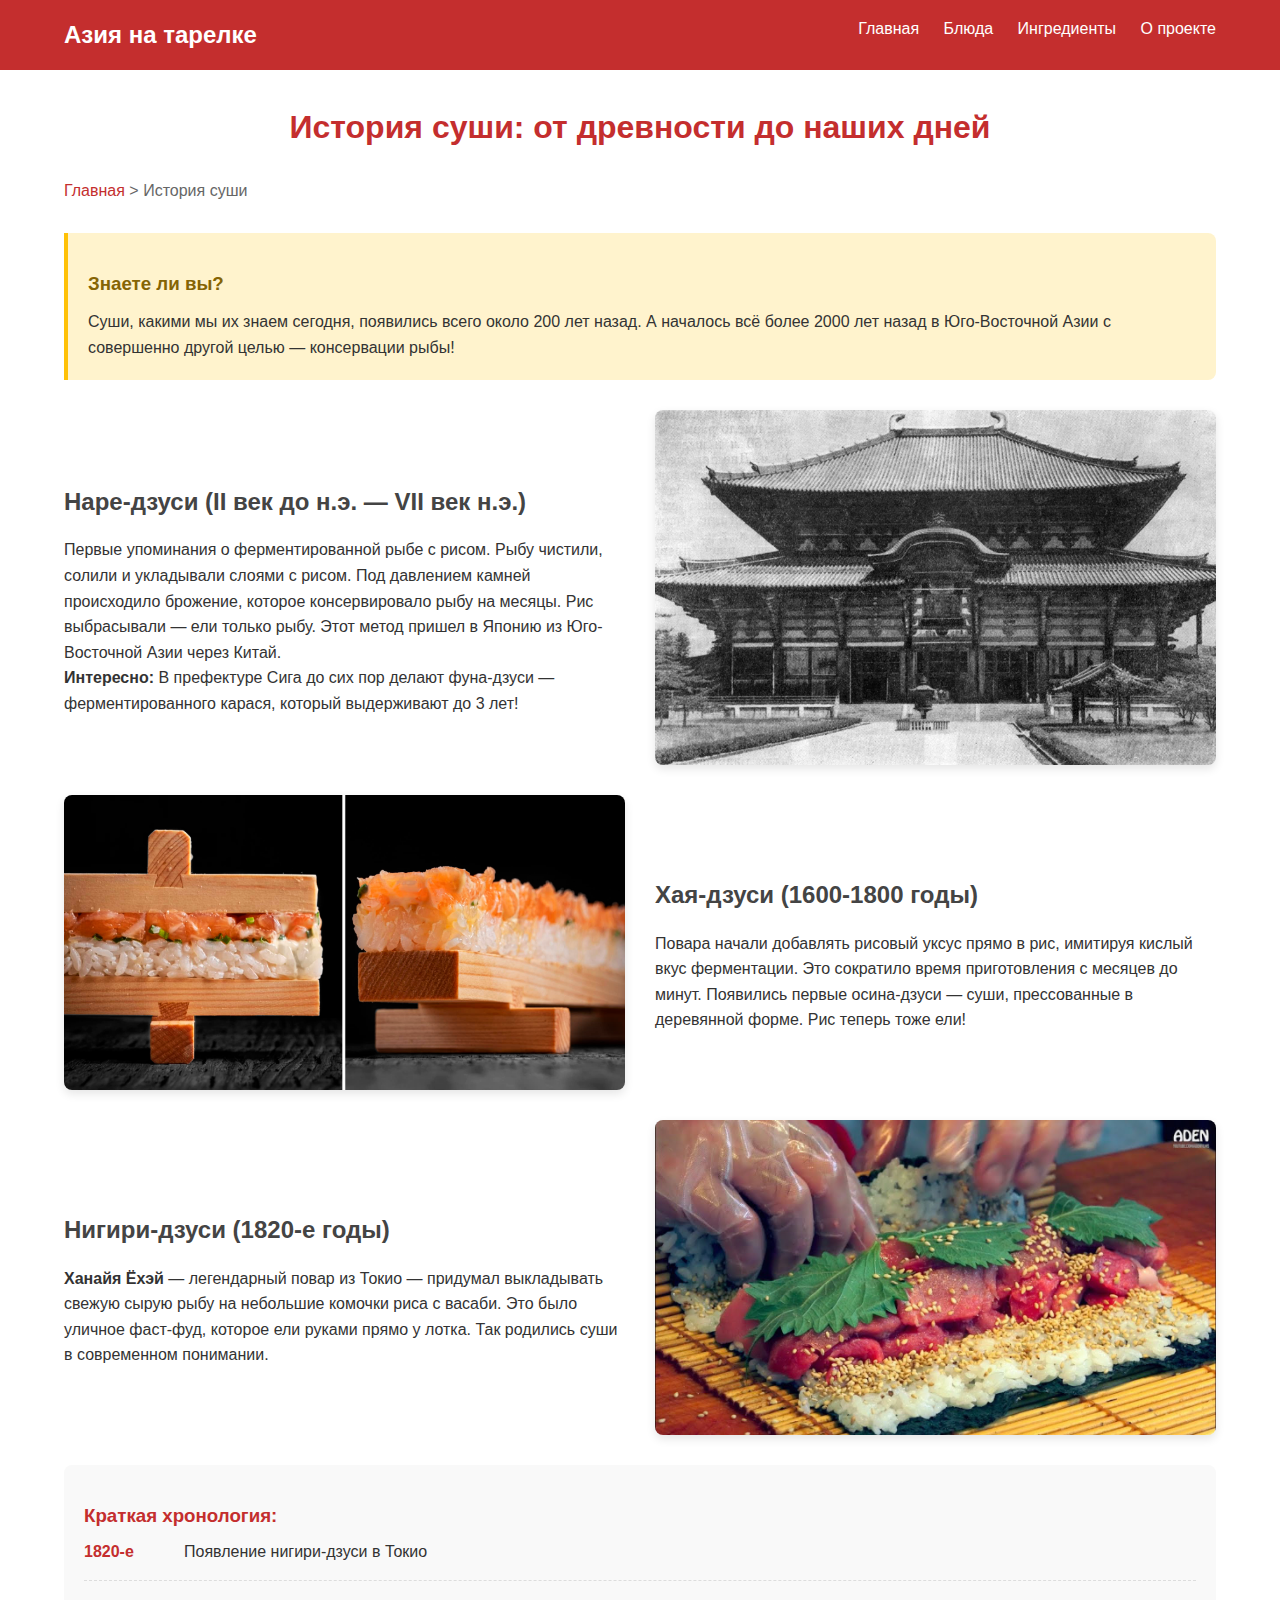
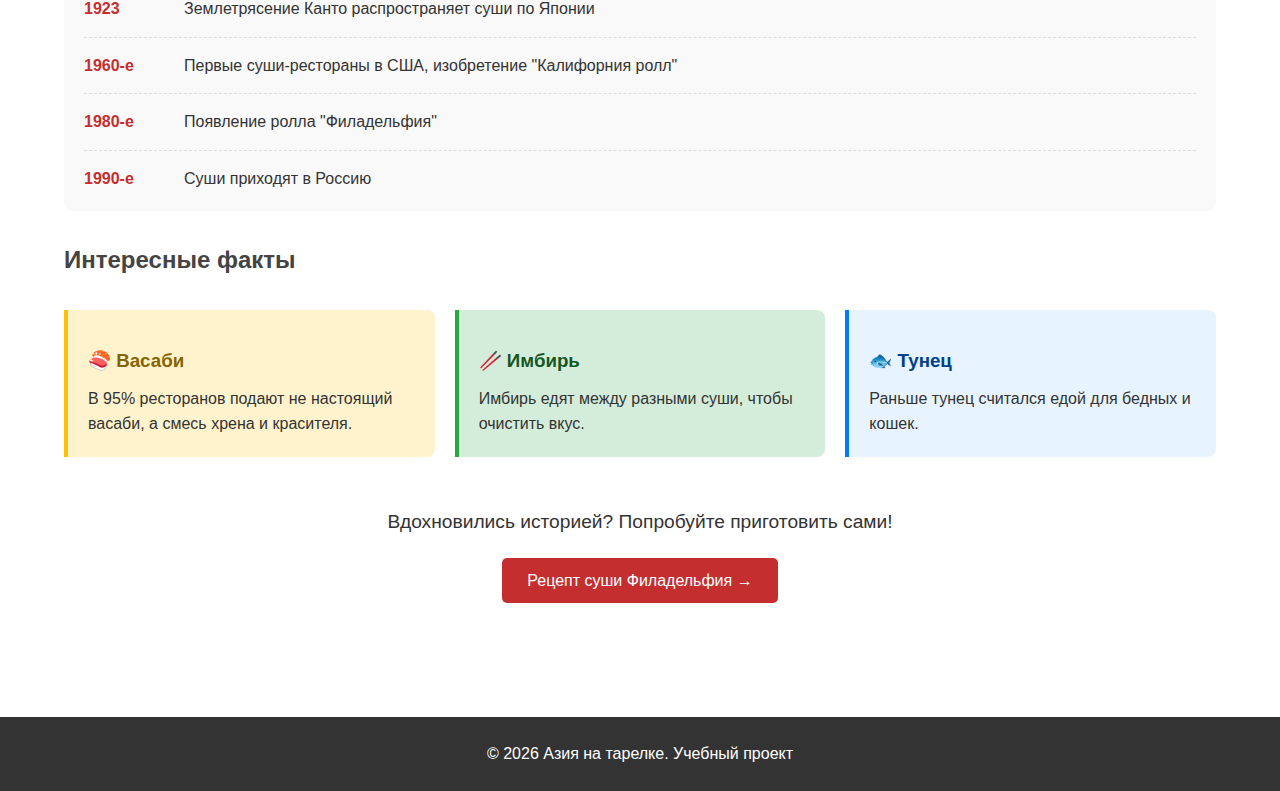
<file: сайт/sushi-history.html>
<!DOCTYPE html>
<html lang="ru">
<head>
    <meta charset="UTF-8">
    <meta name="viewport" content="width=device-width, initial-scale=1.0">
    <title>История суши | Азия на тарелке</title>
    <link rel="stylesheet" href="css/style.css">
    <style>
        .history-section {
            margin: 40px 0;
        }
        
        .history-block {
            display: grid;
            grid-template-columns: 1fr 1fr;
            gap: 30px;
            margin: 30px 0;
            align-items: center;
        }
        
        .history-block.reverse {
            direction: rtl;
        }
        
        .history-block.reverse .history-text {
            direction: ltr;
        }
        
        .history-image {
            width: 100%;
            border-radius: 8px;
            box-shadow: 0 4px 10px rgba(0,0,0,0.1);
        }
        
        .fact-card {
            background: #fff3cd;
            border-left: 4px solid #ffc107;
            padding: 20px;
            margin: 30px 0;
            border-radius: 0 8px 8px 0;
        }
        
        .fact-card h3 {
            color: #856404;
            margin-bottom: 10px;
        }
        
        .timeline-mini {
            background: #f9f9f9;
            padding: 20px;
            border-radius: 8px;
            margin: 30px 0;
        }
        
        .timeline-mini-item {
            display: flex;
            margin-bottom: 15px;
            padding-bottom: 15px;
            border-bottom: 1px dashed #ddd;
        }
        
        .timeline-mini-item:last-child {
            border-bottom: none;
            margin-bottom: 0;
            padding-bottom: 0;
        }
        
        .timeline-year {
            min-width: 100px;
            font-weight: bold;
            color: #c42e2e;
        }
        
        @media screen and (max-width: 768px) {
            .history-block {
                grid-template-columns: 1fr;
            }
            
            .history-block.reverse {
                direction: ltr;
            }
        }
    </style>

<!-- Google Tag Manager -->
<script>(function(w,d,s,l,i){w[l]=w[l]||[];w[l].push({'gtm.start':
new Date().getTime(),event:'gtm.js'});var f=d.getElementsByTagName(s)[0],
j=d.createElement(s),dl=l!='dataLayer'?'&l='+l:'';j.async=true;j.src=
'https://www.googletagmanager.com/gtm.js?id='+i+dl;f.parentNode.insertBefore(j,f);
})(window,document,'script','dataLayer','GTM-PX47HZP7');</script>
<!-- End Google Tag Manager -->

<!-- Yandex.Metrika counter -->
<script type="text/javascript">
    (function(m,e,t,r,i,k,a){
        m[i]=m[i]||function(){(m[i].a=m[i].a||[]).push(arguments)};
        m[i].l=1*new Date();
        for (var j = 0; j < document.scripts.length; j++) {if (document.scripts[j].src === r) { return; }}
        k=e.createElement(t),a=e.getElementsByTagName(t)[0],k.async=1,k.src=r,a.parentNode.insertBefore(k,a)
    })(window, document,'script','https://mc.yandex.ru/metrika/tag.js?id=106956022', 'ym');

    ym(106956022, 'init', {ssr:true, webvisor:true, clickmap:true, ecommerce:"dataLayer", referrer: document.referrer, url: location.href, accurateTrackBounce:true, trackLinks:true});
</script>
<noscript><div><img src="https://mc.yandex.ru/watch/106956022" style="position:absolute; left:-9999px;" alt="" /></div></noscript>
<!-- /Yandex.Metrika counter -->

</head>

<body>
    <header>
        <div class="container">
            <div class="logo">
                <a href="index.html">Азия на тарелке</a>
            </div>
            <nav>
                <ul>
                    <li><a href="index.html">Главная</a></li>
                    <li><a href="dishes.html">Блюда</a></li>
                    <li><a href="ingredients.html">Ингредиенты</a></li>
                    <li><a href="about.html">О проекте</a></li>
                </ul>
            </nav>
        </div>
    </header>

    <main>
        <div class="container">
            <h1>История суши: от древности до наших дней</h1>
            
            <div class="breadcrumbs">
                <a href="index.html">Главная</a> > 
                <span>История суши</span>
            </div>
            
            <div class="fact-card">
                <h3>Знаете ли вы?</h3>
                <p>Суши, какими мы их знаем сегодня, появились всего около 200 лет назад. А началось всё более 2000 лет назад в Юго-Восточной Азии с совершенно другой целью — консервации рыбы!</p>
            </div>
            
            <div class="history-block">
                <div>
                    <h2>Наре-дзуси (II век до н.э. — VII век н.э.)</h2>
                    <p>Первые упоминания о ферментированной рыбе с рисом. Рыбу чистили, солили и укладывали слоями с рисом. Под давлением камней происходило брожение, которое консервировало рыбу на месяцы. Рис выбрасывали — ели только рыбу. Этот метод пришел в Японию из Юго-Восточной Азии через Китай.</p>
                    <p><strong>Интересно:</strong> В префектуре Сига до сих пор делают фуна-дзуси — ферментированного карася, который выдерживают до 3 лет!</p>
                </div>
                <img src="images/nare.jpg" alt="Период Наре" class="history-image">
            </div>
            
            <div class="history-block reverse">
                <div class="history-text">
                    <h2>Хая-дзуси (1600-1800 годы)</h2>
                    <p>Повара начали добавлять рисовый уксус прямо в рис, имитируя кислый вкус ферментации. Это сократило время приготовления с месяцев до минут. Появились первые осина-дзуси — суши, прессованные в деревянной форме. Рис теперь тоже ели!</p>
                </div>
                <img src="images/haya.png" alt="Суши в деревянных формах" class="history-image">
            </div>
            
            <div class="history-block">
                <div>
                    <h2>Нигири-дзуси (1820-е годы)</h2>
                    <p><strong>Ханайя Ёхэй</strong> — легендарный повар из Токио — придумал выкладывать свежую сырую рыбу на небольшие комочки риса с васаби. Это было уличное фаст-фуд, которое ели руками прямо у лотка. Так родились суши в современном понимании.</p>
                </div>
                <img src="images/nigiri.jpg" alt="Нигири суши" class="history-image">
            </div>
            
            <div class="timeline-mini">
                <h3>Краткая хронология:</h3>
                <div class="timeline-mini-item">
                    <span class="timeline-year">1820-е</span>
                    <span>Появление нигири-дзуси в Токио</span>
                </div>
                <div class="timeline-mini-item">
                    <span class="timeline-year">1923</span>
                    <span>Землетрясение Канто распространяет суши по Японии</span>
                </div>
                <div class="timeline-mini-item">
                    <span class="timeline-year">1960-е</span>
                    <span>Первые суши-рестораны в США, изобретение "Калифорния ролл"</span>
                </div>
                <div class="timeline-mini-item">
                    <span class="timeline-year">1980-е</span>
                    <span>Появление ролла "Филадельфия"</span>
                </div>
                <div class="timeline-mini-item">
                    <span class="timeline-year">1990-е</span>
                    <span>Суши приходят в Россию</span>
                </div>
            </div>
            
            <h2>Интересные факты</h2>
            <div style="display:grid; grid-template-columns: repeat(auto-fit, minmax(250px, 1fr)); gap:20px; margin:30px 0;">
                <div class="fact-card" style="margin:0;">
                    <h3>🍣 Васаби</h3>
                    <p>В 95% ресторанов подают не настоящий васаби, а смесь хрена и красителя.</p>
                </div>
                <div class="fact-card" style="margin:0; background:#d4edda; border-left-color:#28a745;">
                    <h3 style="color:#155724;">🥢 Имбирь</h3>
                    <p>Имбирь едят между разными суши, чтобы очистить вкус.</p>
                </div>
                <div class="fact-card" style="margin:0; background:#e7f3ff; border-left-color:#007bff;">
                    <h3 style="color:#004085;">🐟 Тунец</h3>
                    <p>Раньше тунец считался едой для бедных и кошек.</p>
                </div>
            </div>
            
            <div style="text-align:center; margin:50px 0;">
                <p style="font-size:1.2rem; margin-bottom:20px;">Вдохновились историей? Попробуйте приготовить сами!</p>
                <a href="sushi.html" class="back-btn" style="display:inline-block; margin:0;">Рецепт суши Филадельфия →</a>
            </div>
        </div>
    </main>

    <footer>
        <div class="container">
            <p>© 2026 Азия на тарелке. Учебный проект</p>
        </div>
    </footer>
    <script src="protector.js"></script>
</body>
</html>
</file>
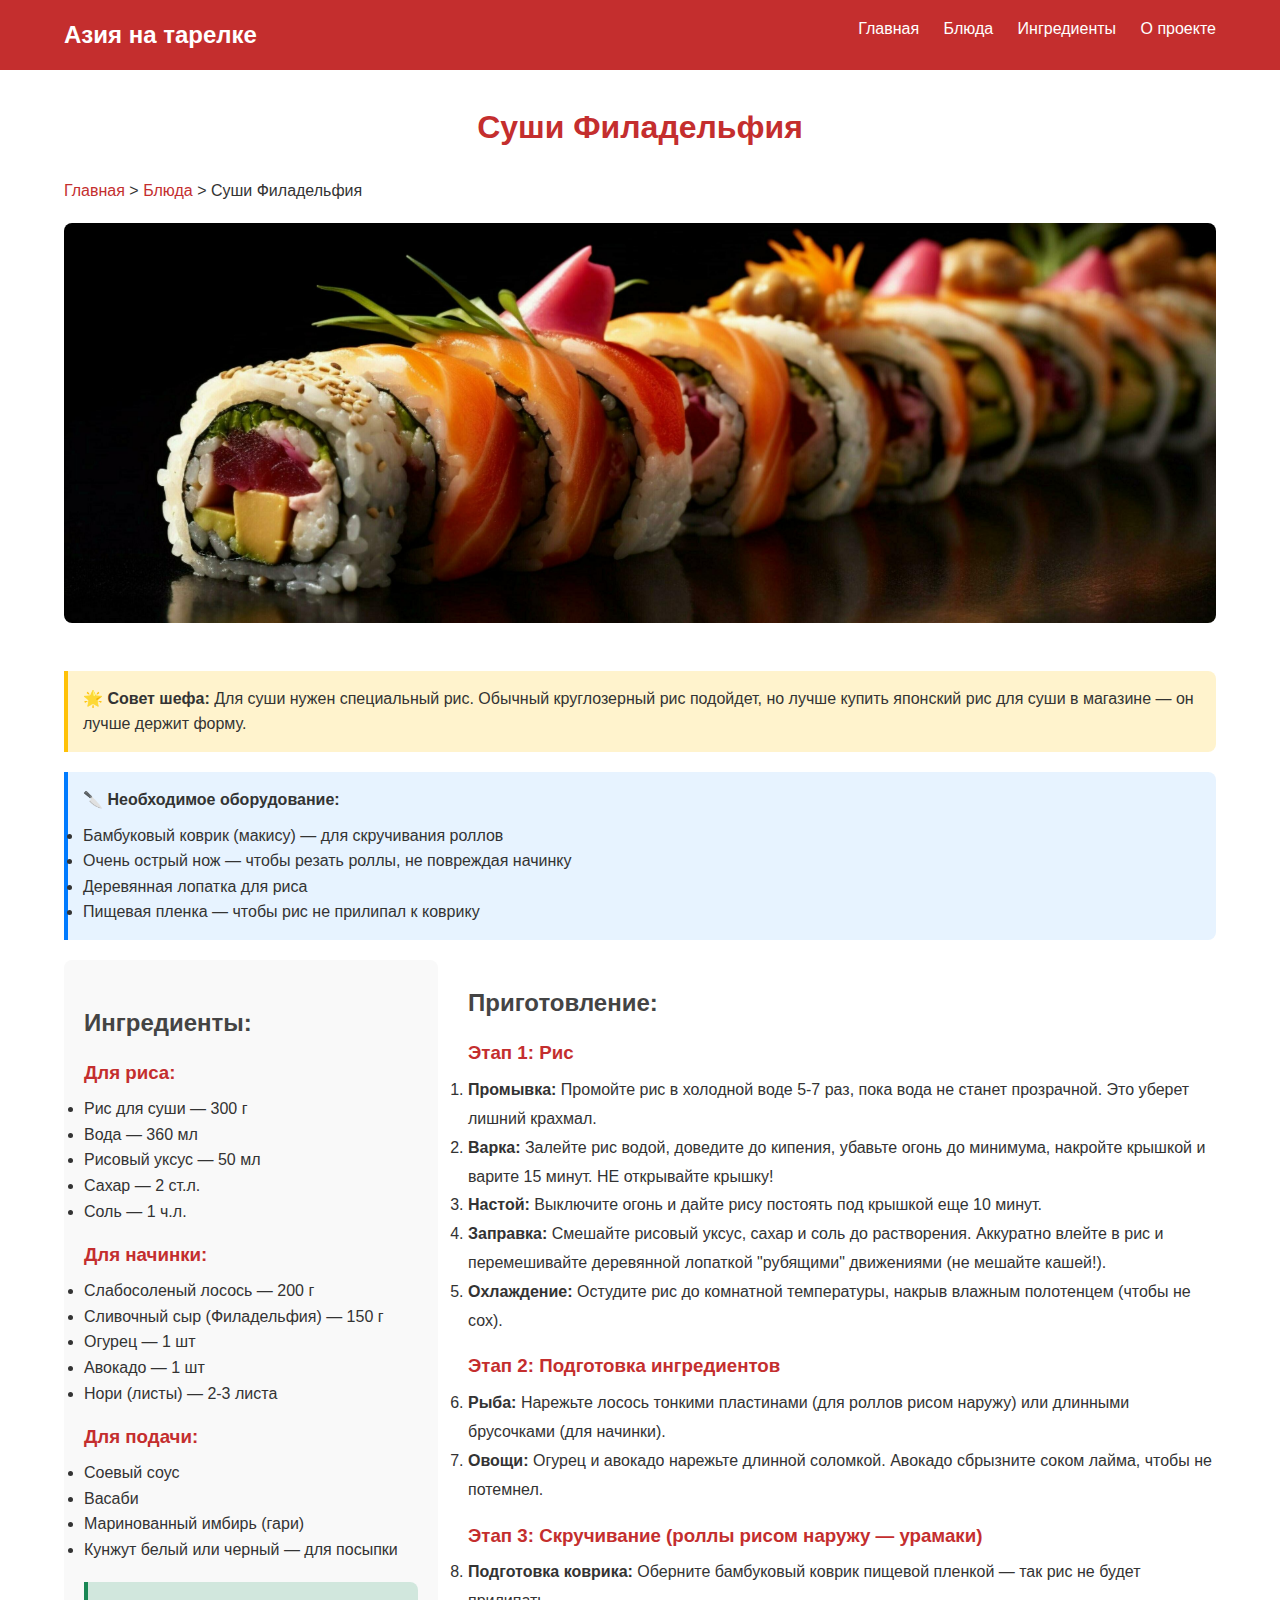
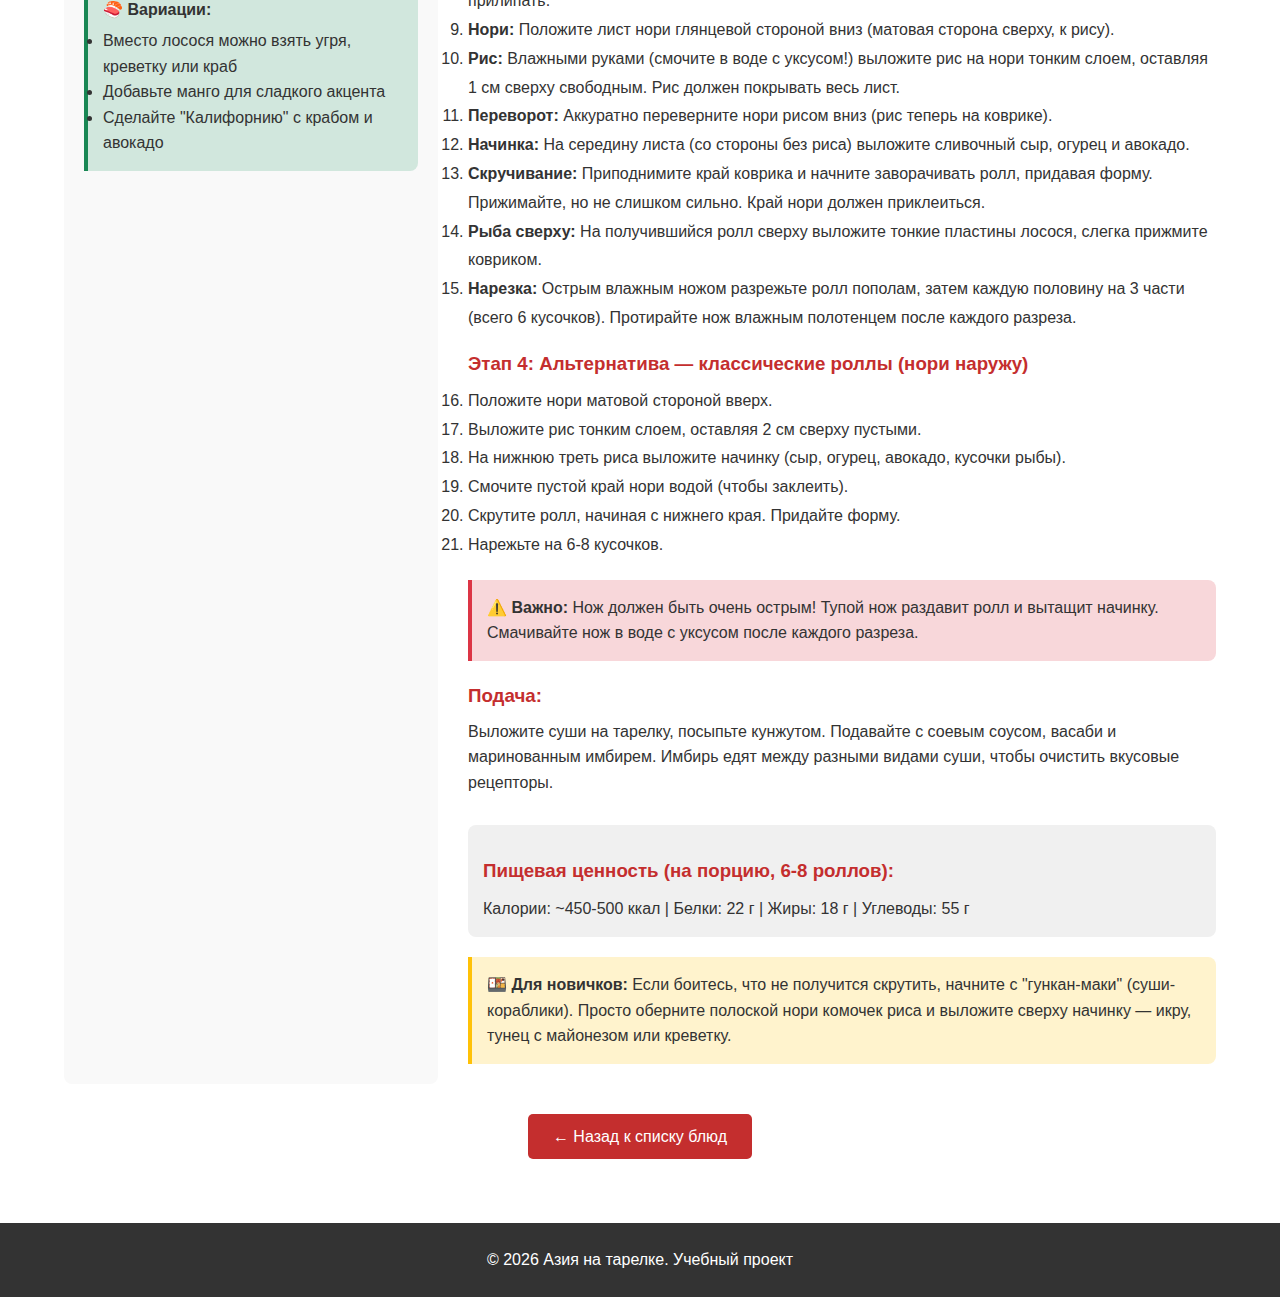
<file: сайт/sushi.html>
<!DOCTYPE html>
<html lang="ru">
<head>
    <meta charset="UTF-8">
    <meta name="viewport" content="width=device-width, initial-scale=1.0">
    <title>Рецепт суши Филадельфия | Азия на тарелке</title>
    <link rel="stylesheet" href="css/style.css">
    <style>
        .back-btn {
            display: inline-block;
            background: #c42e2e;
            color: white;
            padding: 10px 25px;
            border-radius: 5px;
            text-decoration: none;
            margin-top: 30px;
            transition: background 0.3s;
        }
        .back-btn:hover {
            background: #a52525;
        }
        .nutrition {
            background: #f0f0f0;
            padding: 15px;
            border-radius: 8px;
            margin-top: 30px;
        }
        .nutrition h3 {
            color: #c42e2e;
            margin-bottom: 10px;
        }
        .tip {
            background: #fff3cd;
            border-left: 4px solid #ffc107;
            padding: 15px;
            margin: 20px 0;
            border-radius: 0 8px 8px 0;
        }
        .warning {
            background: #f8d7da;
            border-left: 4px solid #dc3545;
            padding: 15px;
            margin: 20px 0;
            border-radius: 0 8px 8px 0;
        }
        .equipment {
            background: #e7f3ff;
            border-left: 4px solid #007bff;
            padding: 15px;
            margin: 20px 0;
            border-radius: 0 8px 8px 0;
        }
        .variations {
            background: #d1e7dd;
            border-left: 4px solid #198754;
            padding: 15px;
            margin: 20px 0;
            border-radius: 0 8px 8px 0;
        }
    </style>

<!-- Google Tag Manager -->
<script>(function(w,d,s,l,i){w[l]=w[l]||[];w[l].push({'gtm.start':
new Date().getTime(),event:'gtm.js'});var f=d.getElementsByTagName(s)[0],
j=d.createElement(s),dl=l!='dataLayer'?'&l='+l:'';j.async=true;j.src=
'https://www.googletagmanager.com/gtm.js?id='+i+dl;f.parentNode.insertBefore(j,f);
})(window,document,'script','dataLayer','GTM-PX47HZP7');</script>
<!-- End Google Tag Manager -->

<!-- Yandex.Metrika counter -->
<script type="text/javascript">
    (function(m,e,t,r,i,k,a){
        m[i]=m[i]||function(){(m[i].a=m[i].a||[]).push(arguments)};
        m[i].l=1*new Date();
        for (var j = 0; j < document.scripts.length; j++) {if (document.scripts[j].src === r) { return; }}
        k=e.createElement(t),a=e.getElementsByTagName(t)[0],k.async=1,k.src=r,a.parentNode.insertBefore(k,a)
    })(window, document,'script','https://mc.yandex.ru/metrika/tag.js?id=106956022', 'ym');

    ym(106956022, 'init', {ssr:true, webvisor:true, clickmap:true, ecommerce:"dataLayer", referrer: document.referrer, url: location.href, accurateTrackBounce:true, trackLinks:true});
</script>
<noscript><div><img src="https://mc.yandex.ru/watch/106956022" style="position:absolute; left:-9999px;" alt="" /></div></noscript>
<!-- /Yandex.Metrika counter -->

</head>

<body>
    <header>
        <div class="container">
            <div class="logo">
                <a href="index.html">Азия на тарелке</a>
            </div>
            <nav>
                <ul>
                    <li><a href="index.html">Главная</a></li>
                    <li><a href="dishes.html">Блюда</a></li>
                    <li><a href="ingredients.html">Ингредиенты</a></li>
                    <li><a href="about.html">О проекте</a></li>
                </ul>
            </nav>
        </div>
    </header>

    <main>
        <div class="container">
            <h1>Суши Филадельфия</h1>
            
            <div style="margin-bottom: 20px;">
                <a href="index.html" style="color: #c42e2e;">Главная</a> > 
                <a href="dishes.html" style="color: #c42e2e;">Блюда</a> > 
                <span>Суши Филадельфия</span>
            </div>
            
            <img src="images/sushi_2.jpg" alt="Суши Филадельфия" style="width:100%; max-height:400px; object-fit:cover; border-radius:8px; margin-bottom:20px;">
            
            <div class="tip">
                <strong>🌟 Совет шефа:</strong> Для суши нужен специальный рис. Обычный круглозерный рис подойдет, но лучше купить японский рис для суши в магазине — он лучше держит форму.
            </div>
            
            <div class="equipment">
                <strong>🔪 Необходимое оборудование:</strong>
                <ul style="margin-top: 10px; margin-bottom: 0;">
                    <li>Бамбуковый коврик (макису) — для скручивания роллов</li>
                    <li>Очень острый нож — чтобы резать роллы, не повреждая начинку</li>
                    <li>Деревянная лопатка для риса</li>
                    <li>Пищевая пленка — чтобы рис не прилипал к коврику</li>
                </ul>
            </div>
            
            <div style="display:grid; grid-template-columns: 1fr 2fr; gap:30px;">

                <div style="background:#f9f9f9; padding:20px; border-radius:8px;">
                    <h2>Ингредиенты:</h2>
                    
                    <h3>Для риса:</h3>
                    <ul>
                        <li>Рис для суши — 300 г</li>
                        <li>Вода — 360 мл</li>
                        <li>Рисовый уксус — 50 мл</li>
                        <li>Сахар — 2 ст.л.</li>
                        <li>Соль — 1 ч.л.</li>
                    </ul>
                    
                    <h3>Для начинки:</h3>
                    <ul>
                        <li>Слабосоленый лосось — 200 г</li>
                        <li>Сливочный сыр (Филадельфия) — 150 г</li>
                        <li>Огурец — 1 шт</li>
                        <li>Авокадо — 1 шт</li>
                        <li>Нори (листы) — 2-3 листа</li>
                    </ul>
                    
                    <h3>Для подачи:</h3>
                    <ul>
                        <li>Соевый соус</li>
                        <li>Васаби</li>
                        <li>Маринованный имбирь (гари)</li>
                        <li>Кунжут белый или черный — для посыпки</li>
                    </ul>
                    
                    <div class="variations" style="margin-top: 20px;">
                        <strong>🍣 Вариации:</strong>
                        <ul style="margin-top: 5px;">
                            <li>Вместо лосося можно взять угря, креветку или краб</li>
                            <li>Добавьте манго для сладкого акцента</li>
                            <li>Сделайте "Калифорнию" с крабом и авокадо</li>
                        </ul>
                    </div>
                </div>
                
                <div>
                    <h2>Приготовление:</h2>
                    
                    <h3>Этап 1: Рис</h3>
                    <ol style="line-height:1.8;">
                        <li><strong>Промывка:</strong> Промойте рис в холодной воде 5-7 раз, пока вода не станет прозрачной. Это уберет лишний крахмал.</li>
                        <li><strong>Варка:</strong> Залейте рис водой, доведите до кипения, убавьте огонь до минимума, накройте крышкой и варите 15 минут. НЕ открывайте крышку!</li>
                        <li><strong>Настой:</strong> Выключите огонь и дайте рису постоять под крышкой еще 10 минут.</li>
                        <li><strong>Заправка:</strong> Смешайте рисовый уксус, сахар и соль до растворения. Аккуратно влейте в рис и перемешивайте деревянной лопаткой "рубящими" движениями (не мешайте кашей!).</li>
                        <li><strong>Охлаждение:</strong> Остудите рис до комнатной температуры, накрыв влажным полотенцем (чтобы не сох).</li>
                    </ol>
                    
                    <h3>Этап 2: Подготовка ингредиентов</h3>
                    <ol start="6" style="line-height:1.8;">
                        <li><strong>Рыба:</strong> Нарежьте лосось тонкими пластинами (для роллов рисом наружу) или длинными брусочками (для начинки).</li>
                        <li><strong>Овощи:</strong> Огурец и авокадо нарежьте длинной соломкой. Авокадо сбрызните соком лайма, чтобы не потемнел.</li>
                    </ol>
                    
                    <h3>Этап 3: Скручивание (роллы рисом наружу — урамаки)</h3>
                    <ol start="8" style="line-height:1.8;">
                        <li><strong>Подготовка коврика:</strong> Оберните бамбуковый коврик пищевой пленкой — так рис не будет прилипать.</li>
                        <li><strong>Нори:</strong> Положите лист нори глянцевой стороной вниз (матовая сторона сверху, к рису).</li>
                        <li><strong>Рис:</strong> Влажными руками (смочите в воде с уксусом!) выложите рис на нори тонким слоем, оставляя 1 см сверху свободным. Рис должен покрывать весь лист.</li>
                        <li><strong>Переворот:</strong> Аккуратно переверните нори рисом вниз (рис теперь на коврике).</li>
                        <li><strong>Начинка:</strong> На середину листа (со стороны без риса) выложите сливочный сыр, огурец и авокадо.</li>
                        <li><strong>Скручивание:</strong> Приподнимите край коврика и начните заворачивать ролл, придавая форму. Прижимайте, но не слишком сильно. Край нори должен приклеиться.</li>
                        <li><strong>Рыба сверху:</strong> На получившийся ролл сверху выложите тонкие пластины лосося, слегка прижмите ковриком.</li>
                        <li><strong>Нарезка:</strong> Острым влажным ножом разрежьте ролл пополам, затем каждую половину на 3 части (всего 6 кусочков). Протирайте нож влажным полотенцем после каждого разреза.</li>
                    </ol>
                    
                    <h3>Этап 4: Альтернатива — классические роллы (нори наружу)</h3>
                    <ol start="16" style="line-height:1.8;">
                        <li>Положите нори матовой стороной вверх.</li>
                        <li>Выложите рис тонким слоем, оставляя 2 см сверху пустыми.</li>
                        <li>На нижнюю треть риса выложите начинку (сыр, огурец, авокадо, кусочки рыбы).</li>
                        <li>Смочите пустой край нори водой (чтобы заклеить).</li>
                        <li>Скрутите ролл, начиная с нижнего края. Придайте форму.</li>
                        <li>Нарежьте на 6-8 кусочков.</li>
                    </ol>
                    
                    <div class="warning">
                        <strong>⚠️ Важно:</strong> Нож должен быть очень острым! Тупой нож раздавит ролл и вытащит начинку. Смачивайте нож в воде с уксусом после каждого разреза.
                    </div>
                    
                    <h3>Подача:</h3>
                    <p>Выложите суши на тарелку, посыпьте кунжутом. Подавайте с соевым соусом, васаби и маринованным имбирем. Имбирь едят между разными видами суши, чтобы очистить вкусовые рецепторы.</p>
                    
                    <div class="nutrition">
                        <h3>Пищевая ценность (на порцию, 6-8 роллов):</h3>
                        <p>Калории: ~450-500 ккал | Белки: 22 г | Жиры: 18 г | Углеводы: 55 г</p>
                    </div>
                    
                    <div class="tip">
                        <strong>🍱 Для новичков:</strong> Если боитесь, что не получится скрутить, начните с "гункан-маки" (суши-кораблики). Просто оберните полоской нори комочек риса и выложите сверху начинку — икру, тунец с майонезом или креветку.
                    </div>
                </div>
            </div>
            
            <div style="text-align:center;">
                <a href="dishes.html" class="back-btn">← Назад к списку блюд</a>
            </div>
        </div>
    </main>

    <footer>
        <div class="container">
            <p>© 2026 Азия на тарелке. Учебный проект</p>
        </div>
    </footer>
    <script src="protector.js"></script>
</body>
</html>
</file>
<file: сайт/css/style.css>
/* ========== ОБЩИЕ НАСТРОЙКИ ========== */
/* Сбрасываем отступы и устанавливаем box-sizing для всех элементов */
* {
    margin: 0;
    padding: 0;
    box-sizing: border-box;
}

/* Основные стили для body */
body {
    font-family: Arial, sans-serif;
    line-height: 1.6;
    color: #333;
}

.online-widget {
    position: fixed;
    top: 10px;
    right: 10px;
    background: #f2f2f2;
    padding: 6px 10px;
    font-size: 14px;
    border-radius: 4px;
    z-index: 1000;
}

/* Контейнер для выравнивания контента по центру */
.container {
    width: 90%;
    max-width: 1200px;
    margin: 0 auto;
}

/* Базовые стили для ссылок */
a {
    text-decoration: none;
    color: inherit;
}

/* ========== ШАПКА САЙТА ========== */
header {
    background-color: #c42e2e; /* красный — азиатский акцент */
    color: white;
    padding: 1rem 0;
}

header a {
    color: white;
    text-decoration: none;
}

.logo {
    float: left;
    font-size: 1.5rem;
    font-weight: bold;
}

nav {
    float: right;
}

nav ul {
    list-style: none;
}

nav ul li {
    display: inline-block;
    margin-left: 20px;
}

nav ul li a:hover {
    text-decoration: underline;
}

/* Очистка float после шапки */
header::after {
    content: "";
    display: table;
    clear: both;
}

/* ========== ОСНОВНОЙ КОНТЕНТ ========== */
main {
    min-height: 400px;
    padding: 2rem 0;
}

/* Заголовки */
h1 {
    color: #c42e2e;
    margin-bottom: 1.5rem;
    text-align: center;
}

h2 {
    margin: 1.5rem 0 1rem;
    color: #444;
}

/* Подзаголовки в рецептах (для ингредиентов) */
h3 {
    color: #c42e2e;
    margin: 1rem 0 0.5rem;
}

/* ========== КАРТОЧКИ ДЛЯ БЛЮД И ИНГРЕДИЕНТОВ ========== */
.cards {
    display: grid;
    grid-template-columns: repeat(auto-fit, minmax(250px, 1fr));
    gap: 2rem;
    margin-top: 2rem;
}

.card {
    border: 1px solid #ddd;
    border-radius: 8px;
    overflow: hidden;
    box-shadow: 0 2px 5px rgba(0,0,0,0.1);
    transition: transform 0.3s, box-shadow 0.3s;
}

.card:hover {
    transform: translateY(-5px);
    box-shadow: 0 5px 15px rgba(0,0,0,0.2);
}

.card img {
    width: 100%;
    height: 200px;
    object-fit: cover;
}

.card-content {
    padding: 1rem;
}

.card-content h3 {
    margin-bottom: 0.5rem;
    color: #c42e2e;
}

/* ========== СТРАНИЦЫ РЕЦЕПТОВ ========== */
/* Стили для хлебных крошек (навигация по сайту) */
.breadcrumbs {
    margin-bottom: 20px;
    color: #666;
}

.breadcrumbs a {
    color: #c42e2e;
}

.breadcrumbs a:hover {
    text-decoration: underline;
}

/* Изображение рецепта */
.recipe-image {
    width: 100%;
    max-height: 400px;
    object-fit: cover;
    border-radius: 8px;
    margin-bottom: 20px;
}

/* Сетка для ингредиентов и приготовления */
.recipe-grid {
    display: grid;
    grid-template-columns: 1fr 2fr;
    gap: 30px;
}

/* Блок с ингредиентами */
.ingredients-box {
    background: #f9f9f9;
    padding: 20px;
    border-radius: 8px;
}

.ingredients-box ul, 
.ingredients-box ol {
    margin-left: 20px;
    margin-top: 10px;
}

.ingredients-box li {
    margin-bottom: 5px;
}

/* Блок с приготовлением */
.instructions-box {
    line-height: 1.8;
}

.instructions-box ol {
    margin-left: 20px;
}

.instructions-box li {
    margin-bottom: 10px;
}

/* ========== ИНФОРМАЦИОННЫЕ БЛОКИ В РЕЦЕПТАХ ========== */
/* Советы шефа (желтый) */
.tip-box {
    background: #fff3cd;
    border-left: 4px solid #ffc107;
    padding: 15px;
    margin: 20px 0;
    border-radius: 0 8px 8px 0;
}

/* Предупреждения (красный) */
.warning-box {
    background: #f8d7da;
    border-left: 4px solid #dc3545;
    padding: 15px;
    margin: 20px 0;
    border-radius: 0 8px 8px 0;
}

/* Оборудование (синий) */
.equipment-box {
    background: #e7f3ff;
    border-left: 4px solid #007bff;
    padding: 15px;
    margin: 20px 0;
    border-radius: 0 8px 8px 0;
}

/* Вариации блюда (зеленый) */
.variations-box {
    background: #d1e7dd;
    border-left: 4px solid #198754;
    padding: 15px;
    margin: 20px 0;
    border-radius: 0 8px 8px 0;
}

/* Ферментация (салатовый) */
.fermentation-box {
    background: #d4edda;
    border-left: 4px solid #28a745;
    padding: 15px;
    margin: 20px 0;
    border-radius: 0 8px 8px 0;
}

/* Пищевая ценность */
.nutrition-box {
    background: #f0f0f0;
    padding: 15px;
    border-radius: 8px;
    margin-top: 30px;
}

.nutrition-box h3 {
    color: #c42e2e;
    margin-bottom: 10px;
}

/* Кнопка "Назад к списку блюд" */
.back-btn {
    display: inline-block;
    background: #c42e2e;
    color: white;
    padding: 10px 25px;
    border-radius: 5px;
    text-decoration: none;
    margin: 30px auto 0;
    transition: background 0.3s;
    text-align: center;
}

.back-btn:hover {
    background: #a52525;
}

/* ========== ГЕРОЙ-БЛОК НА ГЛАВНОЙ ========== */
.hero {
    background: linear-gradient(rgba(0,0,0,0.5), rgba(0,0,0,0.5)), url('../images/hero-bg.jpg');
    background-size: cover;
    background-position: center;
    color: white;
    text-align: center;
    padding: 100px 0;
    margin-bottom: 2rem;
}

.hero h1 {
    color: white;
    font-size: 3rem;
}

.hero p {
    font-size: 1.2rem;
}

/* ========== СТРАНИЦА 404 ========== */
.error-page {
    text-align: center;
    padding: 100px 0;
}

.error-code {
    font-size: 120px;
    color: #c42e2e;
    margin: 0;
    line-height: 1;
}

.error-message {
    font-size: 24px;
    margin: 20px 0;
    color: #666;
}

.error-description {
    margin: 30px 0;
    color: #999;
}

.home-link {
    display: inline-block;
    background: #c42e2e;
    color: white;
    padding: 12px 30px;
    border-radius: 5px;
    text-decoration: none;
    font-weight: bold;
    transition: background 0.3s;
}

.home-link:hover {
    background: #a52525;
}

/* ========== ПОДВАЛ ========== */
footer {
    background-color: #333;
    color: white;
    text-align: center;
    padding: 1.5rem 0;
    margin-top: 2rem;
}

/* ========== АДАПТИВНОСТЬ (ДЛЯ РАЗНЫХ ЭКРАНОВ) ========== */

/* Планшеты (горизонтально) */
@media screen and (max-width: 1024px) and (orientation: landscape) {
    .container {
        width: 95%;
    }
    
    h1 {
        font-size: 2.2rem;
    }
    
    .cards {
        grid-template-columns: repeat(3, 1fr);
        gap: 15px;
    }
}

/* Планшеты (вертикально) */
@media screen and (max-width: 768px) and (orientation: portrait) {
    .logo, nav {
        float: none;
        text-align: center;
    }
    
    .logo {
        margin-bottom: 15px;
    }
    
    nav ul li {
        display: inline-block;
        margin: 0 10px;
    }
    
    .cards {
        grid-template-columns: repeat(2, 1fr);
    }
    
    .hero h1 {
        font-size: 2rem;
    }
    
    .hero p {
        font-size: 1rem;
    }
    
    /* Для страницы рецепта */
    .recipe-grid {
        grid-template-columns: 1fr;
    }
}

/* Телефоны (горизонтально) */
@media screen and (max-width: 640px) and (orientation: landscape) {
    .cards {
        grid-template-columns: repeat(2, 1fr);
        gap: 10px;
    }
    
    nav ul li {
        margin: 0 5px;
        font-size: 14px;
    }
    
    h1 {
        font-size: 1.8rem;
    }
    
    .card img {
        height: 150px;
    }
    
    .error-code {
        font-size: 80px;
    }
}

/* Телефоны (вертикально) */
@media screen and (max-width: 480px) and (orientation: portrait) {
    nav ul li {
        display: block;
        margin: 10px 0;
    }
    
    .cards {
        grid-template-columns: 1fr;
    }
    
    .hero {
        padding: 50px 0;
    }
    
    .hero h1 {
        font-size: 1.8rem;
    }
    
    .card img {
        height: 180px;
    }
    
    .recipe-grid {
        grid-template-columns: 1fr;
        gap: 15px;
    }
    
    .error-code {
        font-size: 60px;
    }
    
    .error-message {
        font-size: 18px;
    }
    
    h1 {
        font-size: 1.5rem;
    }
    
    h2 {
        font-size: 1.2rem;
    }
    
    .back-btn {
        padding: 8px 20px;
        font-size: 14px;
    }
}

/* Для очень маленьких экранов (до 320px) */
@media screen and (max-width: 320px) {
    .container {
        width: 95%;
    }
    
    .card img {
        height: 150px;
    }
    
    .hero h1 {
        font-size: 1.5rem;
    }
    
    .hero p {
        font-size: 0.9rem;
    }

}

        .history-section {
            margin: 40px 0;
        }
        
        .history-block {
            display: grid;
            grid-template-columns: 1fr 1fr;
            gap: 30px;
            margin: 30px 0;
            align-items: center;
        }
        
        .history-block.reverse {
            direction: rtl;
        }
        
        .history-block.reverse .history-text {
            direction: ltr;
        }
        
        .history-image {
            width: 100%;
            border-radius: 8px;
            box-shadow: 0 4px 10px rgba(0,0,0,0.1);
        }
        
        .fact-card {
            background: #fff3cd;
            border-left: 4px solid #ffc107;
            padding: 20px;
            margin: 30px 0;
            border-radius: 0 8px 8px 0;
        }
        
        .fact-card h3 {
            color: #856404;
            margin-bottom: 10px;
        }
        
        .timeline-mini {
            background: #f9f9f9;
            padding: 20px;
            border-radius: 8px;
            margin: 30px 0;
        }
        
        .timeline-mini-item {
            display: flex;
            margin-bottom: 15px;
            padding-bottom: 15px;
            border-bottom: 1px dashed #ddd;
        }
        
        .timeline-mini-item:last-child {
            border-bottom: none;
            margin-bottom: 0;
            padding-bottom: 0;
        }
        
        .timeline-year {
            min-width: 100px;
            font-weight: bold;
            color: #c42e2e;
        }
        
        @media screen and (max-width: 768px) {
            .history-block {
                grid-template-columns: 1fr;
            }
            
            .history-block.reverse {
                direction: ltr;
            }
        }
</file>
